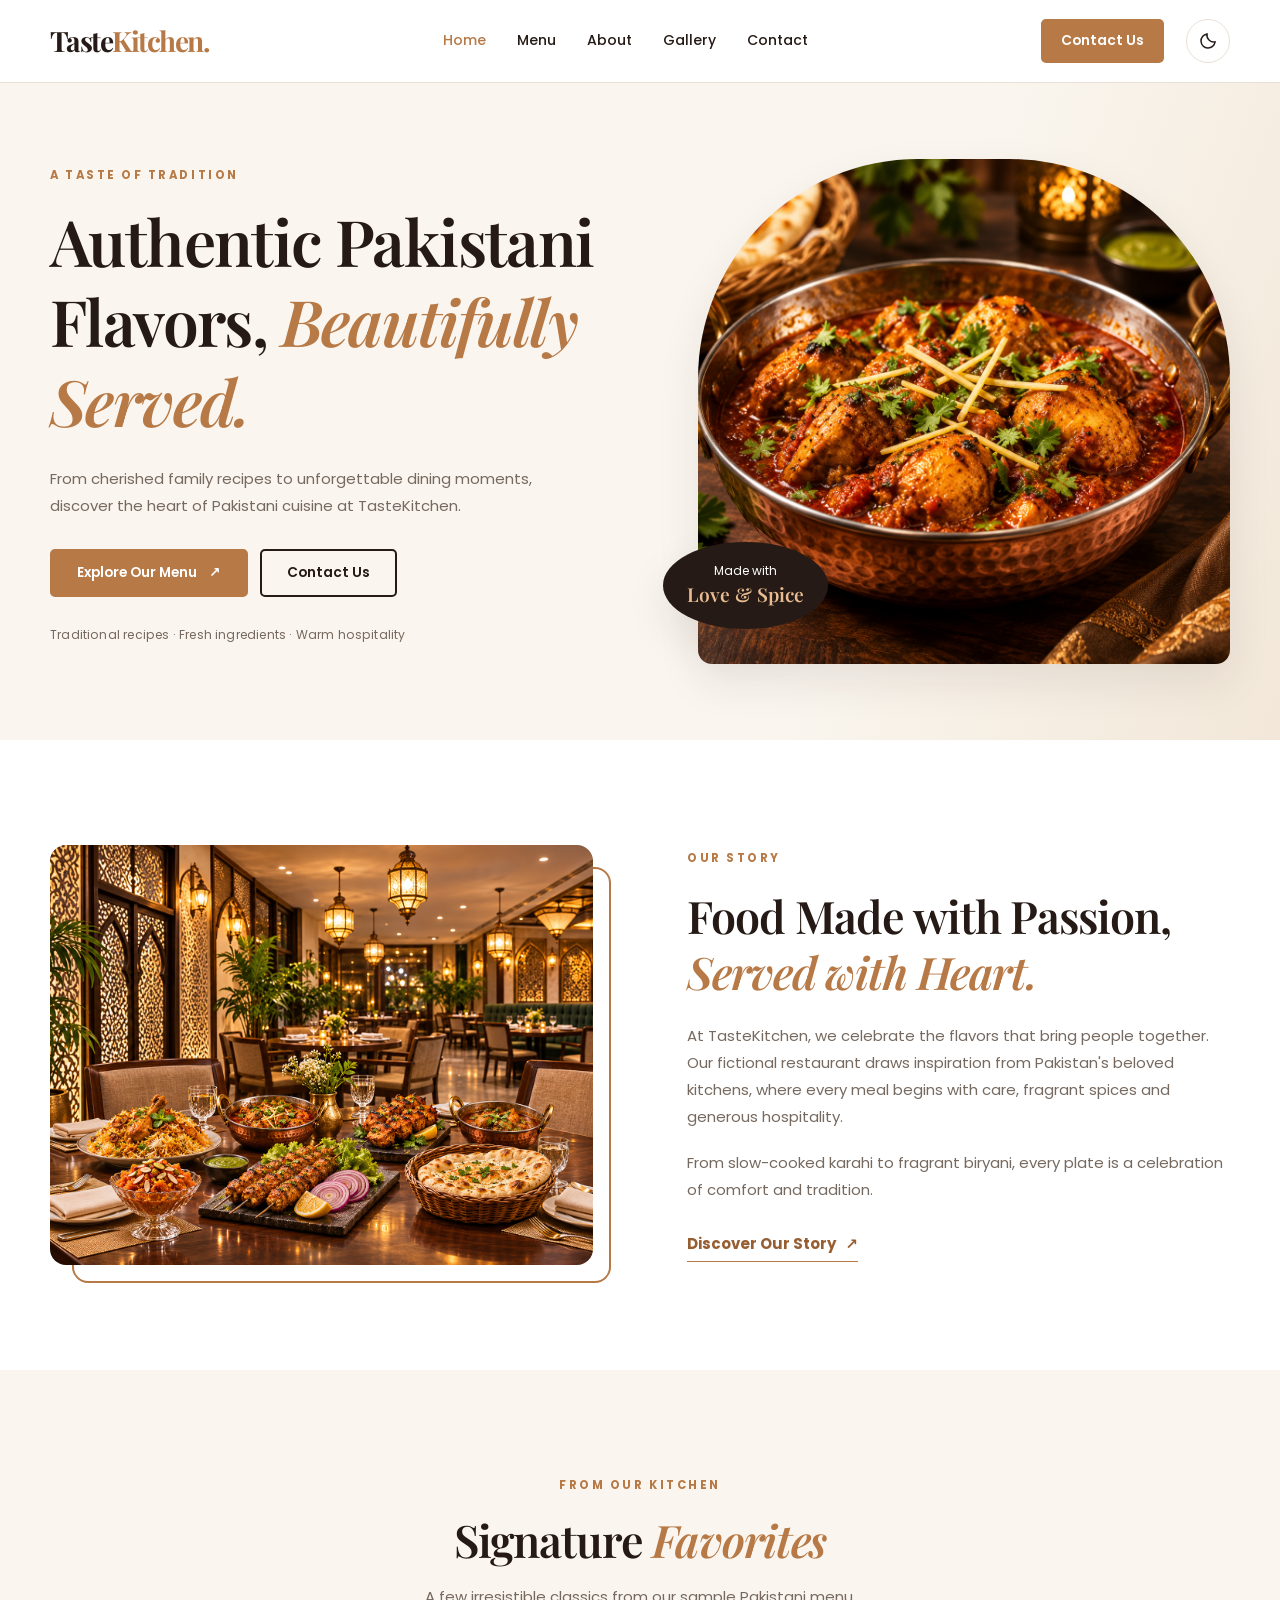
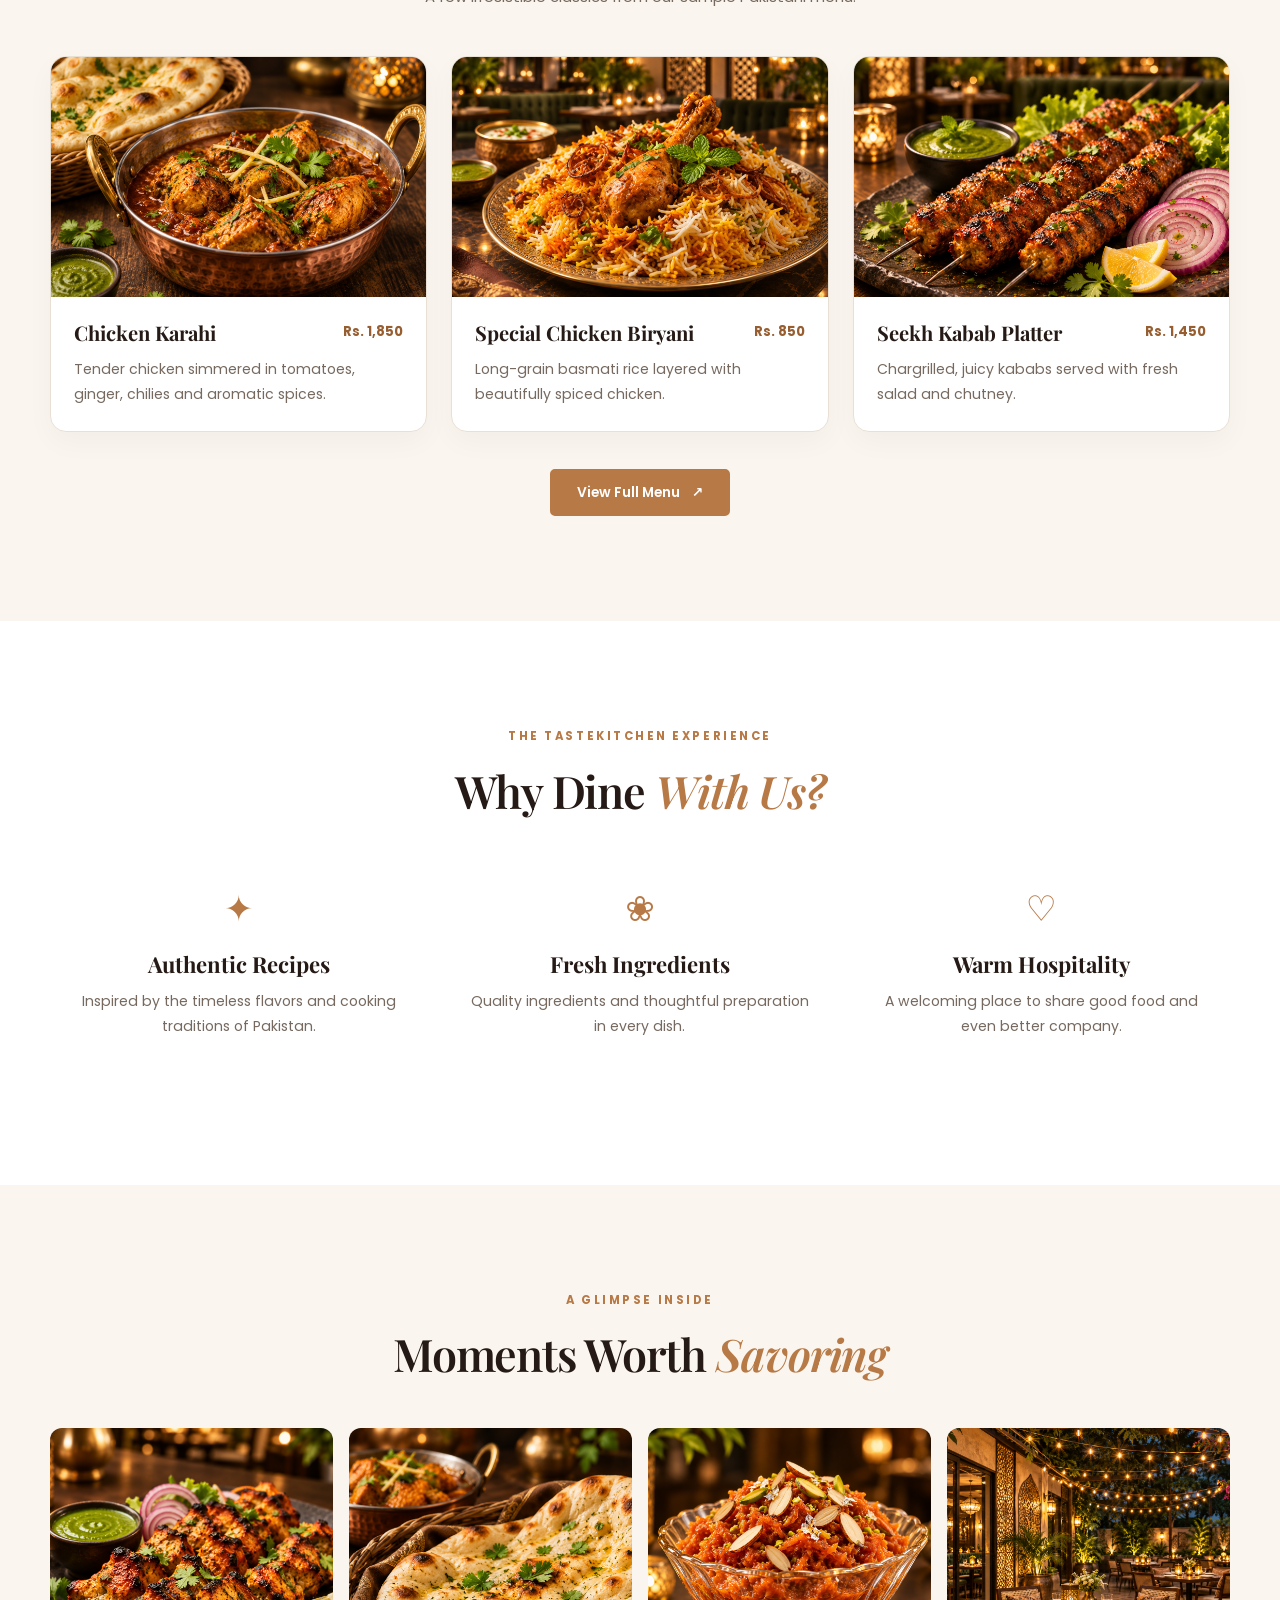
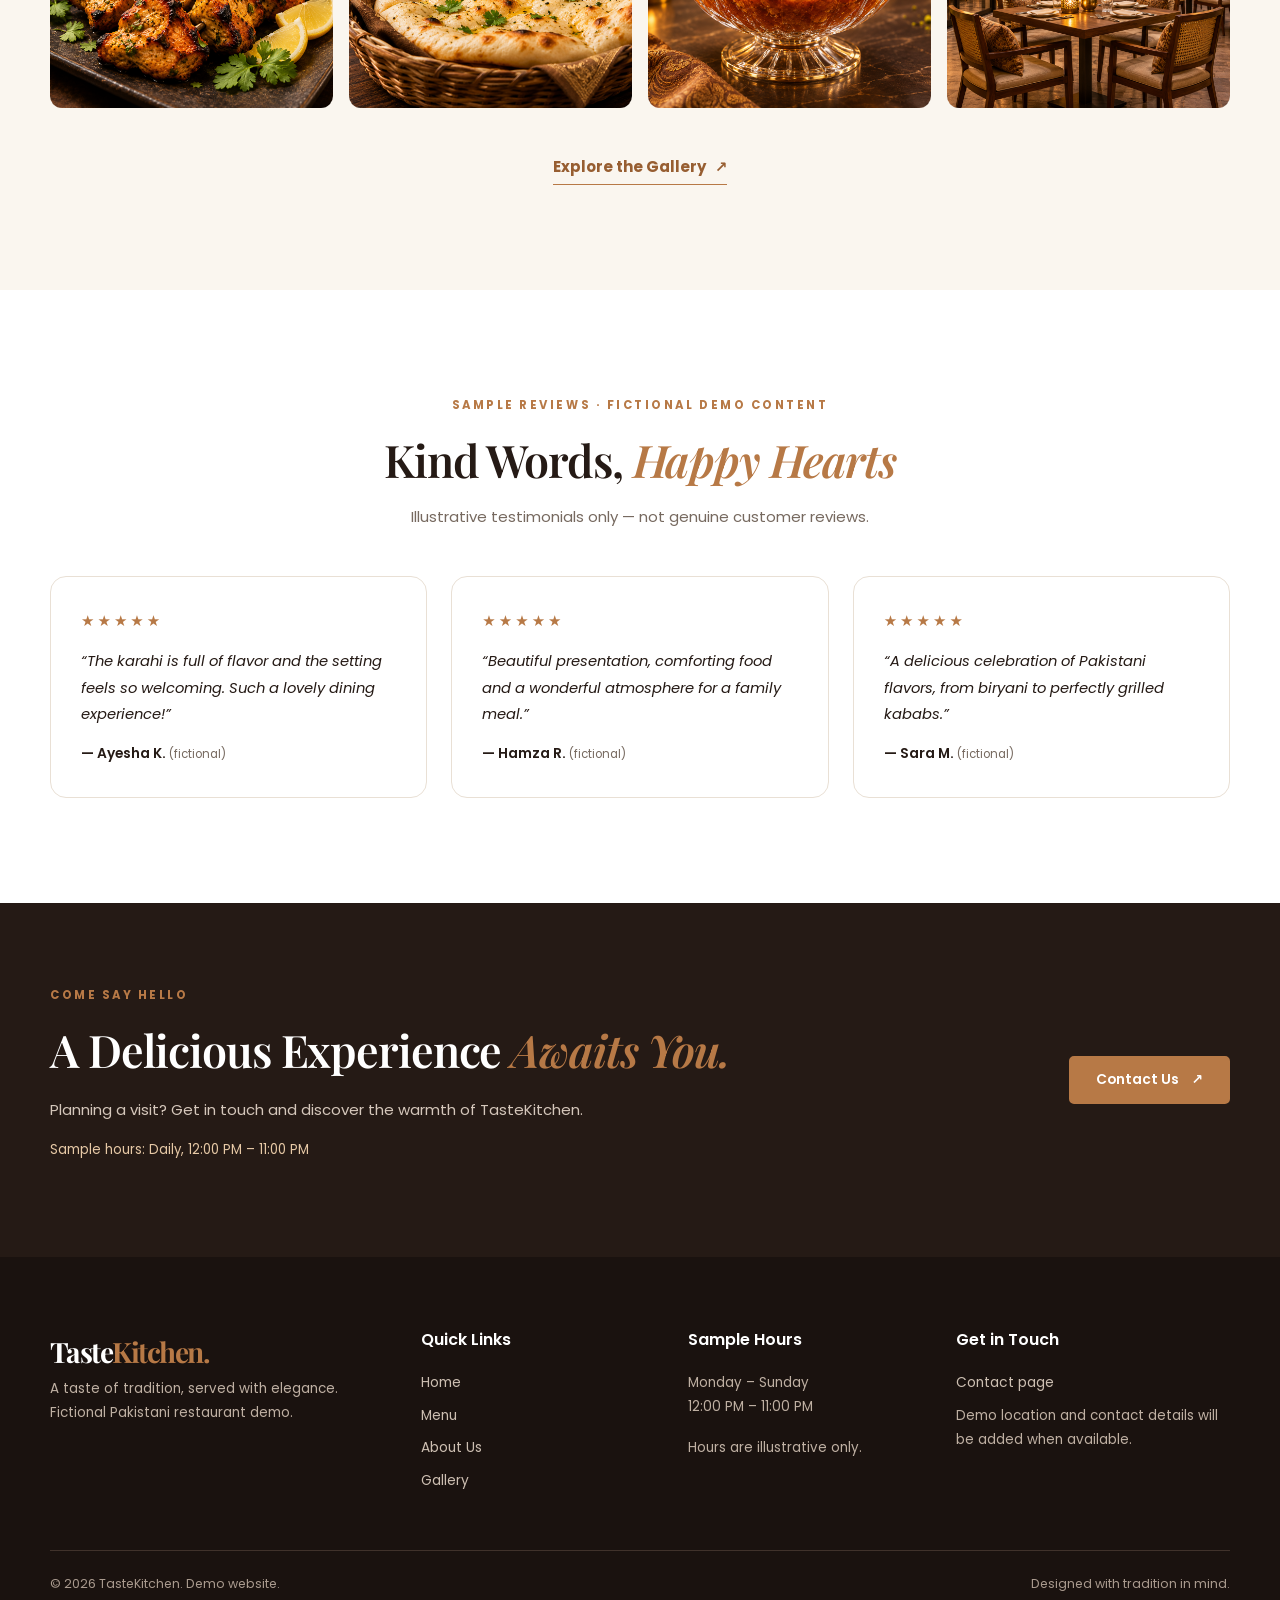
<file: index.html>
<!DOCTYPE html>
<html lang="en">
  <head>
    <meta charset="UTF-8">
    <!-- Restore the saved theme before CSS paints the page to avoid a light flash. -->
    <script>
      try {
        if (localStorage.getItem('tastekitchen-theme') === 'dark') {
          document.documentElement.classList.add('dark-theme');
        }
      } catch (error) {
        // Keep the default light theme when browser storage is blocked.
      }
    </script>
    <meta name="viewport" content="width=device-width, initial-scale=1">
    <meta name="description" content="TasteKitchen — a modern demo Pakistani restaurant serving traditional flavors with warm hospitality.">
    <meta property="og:title" content="TasteKitchen | Authentic Pakistani Flavors">
    <meta property="og:description" content="A taste of tradition, served with elegance. A demo restaurant website.">
    <meta property="og:type" content="website">
    <title>TasteKitchen | Authentic Pakistani Flavors</title>
    <link rel="preconnect" href="https://fonts.googleapis.com">
    <link rel="preconnect" href="https://fonts.gstatic.com" crossorigin>
    <link href="https://fonts.googleapis.com/css2?family=Playfair+Display:wght@500;600;700&family=Poppins:wght@400;500;600;700&display=swap" rel="stylesheet">
    <link rel="stylesheet" href="css/style.css">
    <!-- Defer waits until the HTML is ready before connecting interactive controls. -->
    <script src="js/main.js" defer></script>
  </head>
  <body>
    <a class="skip-link" href="#main">Skip to content</a>
    <!-- Header: Shared branding, navigation and theme controls appear on every page. -->
    <header class="site-header">
      <div class="container nav-wrap">
        <a class="brand" href="index.html" aria-label="TasteKitchen home">Taste<span>Kitchen.</span></a>
        <nav class="desktop-nav" aria-label="Main navigation">
          <a class="active" href="index.html">Home</a>
          <a href="menu.html">Menu</a>
          <a href="about.html">About</a>
          <a href="gallery.html">Gallery</a>
          <a href="contact.html">Contact</a>
        </nav>
        <a class="btn btn-small nav-cta" href="contact.html">Contact Us</a>
        <!-- Theme button: JavaScript reveals this control when it is ready to work. -->
        <button class="theme-toggle" type="button" aria-label="Switch to dark mode" aria-pressed="false" hidden>
          <svg class="theme-icon-moon" viewBox="0 0 24 24" width="20" height="20" fill="none" stroke="currentColor" stroke-width="1.8" aria-hidden="true" focusable="false"><path d="M20.5 13.2A8.5 8.5 0 0 1 10.8 3.5a8.5 8.5 0 1 0 9.7 9.7Z"/></svg>
          <svg class="theme-icon-sun" viewBox="0 0 24 24" width="20" height="20" fill="none" stroke="currentColor" stroke-width="1.8" aria-hidden="true" focusable="false"><circle cx="12" cy="12" r="4"/><path d="M12 2v2m0 16v2M2 12h2m16 0h2M4.9 4.9l1.4 1.4m11.4 11.4 1.4 1.4M4.9 19.1l1.4-1.4M17.7 6.3l1.4-1.4"/></svg>
        </button>
        <!-- Mobile navigation: This native disclosure works without JavaScript. -->
        <details class="mobile-menu"><summary aria-label="Toggle navigation">Menu <span aria-hidden="true">☰</span></summary>
          <nav aria-label="Mobile navigation"><a href="index.html">Home</a><a href="menu.html">Menu</a><a href="about.html">About</a><a href="gallery.html">Gallery</a><a href="contact.html">Contact</a>
          </nav>
        </details>
      </div>
    </header>
    <!-- Main content: The skip link lets keyboard users jump directly here. -->
    <main id="main">
      <!-- Hero: Introduce this page with its main heading. -->
      <section class="hero" aria-labelledby="hero-title">
        <div class="container hero-grid">
          <div class="hero-copy">
            <p class="eyebrow">A TASTE OF TRADITION</p>
            <h1 id="hero-title">Authentic Pakistani Flavors, <em>Beautifully Served.</em></h1>
            <p>From cherished family recipes to unforgettable dining moments, discover the heart of Pakistani cuisine at TasteKitchen.</p>
            <div class="button-row"><a class="btn" href="menu.html">Explore Our Menu <span aria-hidden="true">↗</span></a><a class="btn btn-outline" href="contact.html">Contact Us</a>
            </div>
            <p class="hero-note">Traditional recipes · Fresh ingredients · Warm hospitality</p>
          </div>
          <div class="hero-visual"><img src="assets/images/hero-karahi.png" width="402" height="254" alt="Rich Pakistani chicken karahi served in a copper handi alongside naan"><span class="hero-stamp">Made with<br><strong>Love & Spice</strong></span>
          </div>
        </div>
      </section>
      <!-- Story: Introduce the restaurant and link to the full story. -->
      <section class="section" id="about" aria-labelledby="about-title">
        <div class="container split-grid">
          <div class="photo-frame"><img src="assets/images/about-restaurant.png" width="405" height="254" loading="lazy" alt="Warmly lit TasteKitchen-inspired restaurant dining room">
          </div>
          <div>
            <p class="eyebrow">OUR STORY</p>
            <h2 id="about-title">Food Made with Passion, <em>Served with Heart.</em></h2>
            <p>At TasteKitchen, we celebrate the flavors that bring people together. Our fictional restaurant draws inspiration from Pakistan's beloved kitchens, where every meal begins with care, fragrant spices and generous hospitality.</p>
            <p>From slow-cooked karahi to fragrant biryani, every plate is a celebration of comfort and tradition.</p><a class="text-link" href="about.html">Discover Our Story <span aria-hidden="true">↗</span></a>
          </div>
        </div>
      </section>
      <!-- Signature dishes: Display the existing food cards and sample prices. -->
      <section class="section section-cream" id="signature" aria-labelledby="signature-title">
        <div class="container">
          <div class="section-header">
            <p class="eyebrow">FROM OUR KITCHEN</p>
            <h2 id="signature-title">Signature <em>Favorites</em></h2>
            <p>A few irresistible classics from our sample Pakistani menu.</p>
          </div>
          <div class="cards">
            <article class="dish-card"><img src="assets/images/chicken-karahi.png" width="406" height="254" loading="lazy" alt="Chicken karahi garnished with ginger and fresh coriander">
              <div class="dish-content">
                <div class="dish-top">
                  <h3>Chicken Karahi</h3><strong>Rs. 1,850</strong>
                </div>
                <p>Tender chicken simmered in tomatoes, ginger, chilies and aromatic spices.</p>
              </div>
            </article>
            <article class="dish-card"><img src="assets/images/chicken-biryani.png" width="400" height="254" loading="lazy" alt="Generous plate of fragrant Pakistani chicken biryani">
              <div class="dish-content">
                <div class="dish-top">
                  <h3>Special Chicken Biryani</h3><strong>Rs. 850</strong>
                </div>
                <p>Long-grain basmati rice layered with beautifully spiced chicken.</p>
              </div>
            </article>
            <article class="dish-card"><img src="assets/images/seekh-kabab.png" width="402" height="226" loading="lazy" alt="Grilled seekh kababs with lemon, sliced onion and green chutney">
              <div class="dish-content">
                <div class="dish-top">
                  <h3>Seekh Kabab Platter</h3><strong>Rs. 1,450</strong>
                </div>
                <p>Chargrilled, juicy kababs served with fresh salad and chutney.</p>
              </div>
            </article>
          </div>
          <div class="center-cta"><a class="btn" href="menu.html">View Full Menu <span aria-hidden="true">↗</span></a>
          </div>
        </div>
      </section>
      <!-- Features: Explain the restaurant concept in a responsive grid. -->
      <section class="section" id="why-us" aria-labelledby="why-title">
        <div class="container">
          <div class="section-header">
            <p class="eyebrow">THE TASTEKITCHEN EXPERIENCE</p>
            <h2 id="why-title">Why Dine <em>With Us?</em></h2>
          </div>
          <div class="features">
            <article>
              <div class="feature-icon" aria-hidden="true">✦</div>
              <h3>Authentic Recipes</h3>
              <p>Inspired by the timeless flavors and cooking traditions of Pakistan.</p>
            </article>
            <article>
              <div class="feature-icon" aria-hidden="true">❀</div>
              <h3>Fresh Ingredients</h3>
              <p>Quality ingredients and thoughtful preparation in every dish.</p>
            </article>
            <article>
              <div class="feature-icon" aria-hidden="true">♡</div>
              <h3>Warm Hospitality</h3>
              <p>A welcoming place to share good food and even better company.</p>
            </article>
          </div>
        </div>
      </section>
      <!-- Gallery preview: Show existing images and link to the full gallery. -->
      <section class="section section-cream" id="gallery" aria-labelledby="gallery-title">
        <div class="container">
          <div class="section-header">
            <p class="eyebrow">A GLIMPSE INSIDE</p>
            <h2 id="gallery-title">Moments Worth <em>Savoring</em></h2>
          </div>
          <div class="gallery-grid">
            <img src="assets/images/gallery-1.png" width="406" height="226" loading="lazy" alt="Grilled chicken tikka on a platter with fresh herbs">
            <img src="assets/images/gallery-2.png" width="400" height="226" loading="lazy" alt="Fresh naan bread sprinkled with herbs">
            <img src="assets/images/gallery-3.png" width="402" height="245" loading="lazy" alt="Traditional Pakistani dessert garnished with nuts">
            <img src="assets/images/gallery-4.png" width="405" height="245" loading="lazy" alt="Cozy outdoor restaurant terrace illuminated by string lights">
          </div>
          <div class="center-cta"><a class="text-link" href="gallery.html">Explore the Gallery <span aria-hidden="true">↗</span></a>
          </div>
        </div>
      </section>
      <!-- Reviews: Display fictional testimonials for this demo. -->
      <section class="section" id="reviews" aria-labelledby="reviews-title">
        <div class="container">
          <div class="section-header">
            <p class="eyebrow">SAMPLE REVIEWS · FICTIONAL DEMO CONTENT</p>
            <h2 id="reviews-title">Kind Words, <em>Happy Hearts</em></h2>
            <p>Illustrative testimonials only — not genuine customer reviews.</p>
          </div>
          <div class="reviews">
            <blockquote>
              <div class="stars" aria-label="Five illustrative stars">★★★★★</div>
              <p>“The karahi is full of flavor and the setting feels so welcoming. Such a lovely dining experience!”</p>
              <footer>— Ayesha K. <small>(fictional)</small>
              </footer>
            </blockquote>
            <blockquote>
              <div class="stars" aria-label="Five illustrative stars">★★★★★</div>
              <p>“Beautiful presentation, comforting food and a wonderful atmosphere for a family meal.”</p>
              <footer>— Hamza R. <small>(fictional)</small>
              </footer>
            </blockquote>
            <blockquote>
              <div class="stars" aria-label="Five illustrative stars">★★★★★</div>
              <p>“A delicious celebration of Pakistani flavors, from biryani to perfectly grilled kababs.”</p>
              <footer>— Sara M. <small>(fictional)</small>
              </footer>
            </blockquote>
          </div>
        </div>
      </section>
      <!-- Visit: Invite visitors to open the contact page. -->
      <section class="visit" id="visit" aria-labelledby="visit-title">
        <div class="container visit-inner">
          <div>
            <p class="eyebrow">COME SAY HELLO</p>
            <h2 id="visit-title">A Delicious Experience <em>Awaits You.</em></h2>
            <p>Planning a visit? Get in touch and discover the warmth of TasteKitchen.</p>
            <p class="hours-summary">Sample hours: Daily, 12:00 PM – 11:00 PM</p>
          </div><a class="btn" href="contact.html">Contact Us <span aria-hidden="true">↗</span></a>
        </div>
      </section>
    </main>
    <!-- Footer: Shared page links and sample restaurant details. -->
    <footer class="site-footer">
      <div class="container">
        <div class="footer-grid">
          <div><a class="brand" href="index.html">Taste<span>Kitchen.</span></a>
            <p>A taste of tradition, served with elegance. Fictional Pakistani restaurant demo.</p>
          </div>
          <div>
            <h3>Quick Links</h3><a href="index.html">Home</a><a href="menu.html">Menu</a><a href="about.html">About Us</a><a href="gallery.html">Gallery</a>
          </div>
          <div>
            <h3>Sample Hours</h3>
            <p>Monday – Sunday<br>12:00 PM – 11:00 PM</p><small>Hours are illustrative only.</small>
          </div>
          <div>
            <h3>Get in Touch</h3><a href="contact.html">Contact page</a>
            <p>Demo location and contact details will be added when available.</p>
          </div>
        </div>
        <div class="footer-bottom"><span>© 2026 TasteKitchen. Demo website.</span><span>Designed with tradition in mind.</span>
        </div>
      </div>
    </footer>
  </body>
</html>
</file>
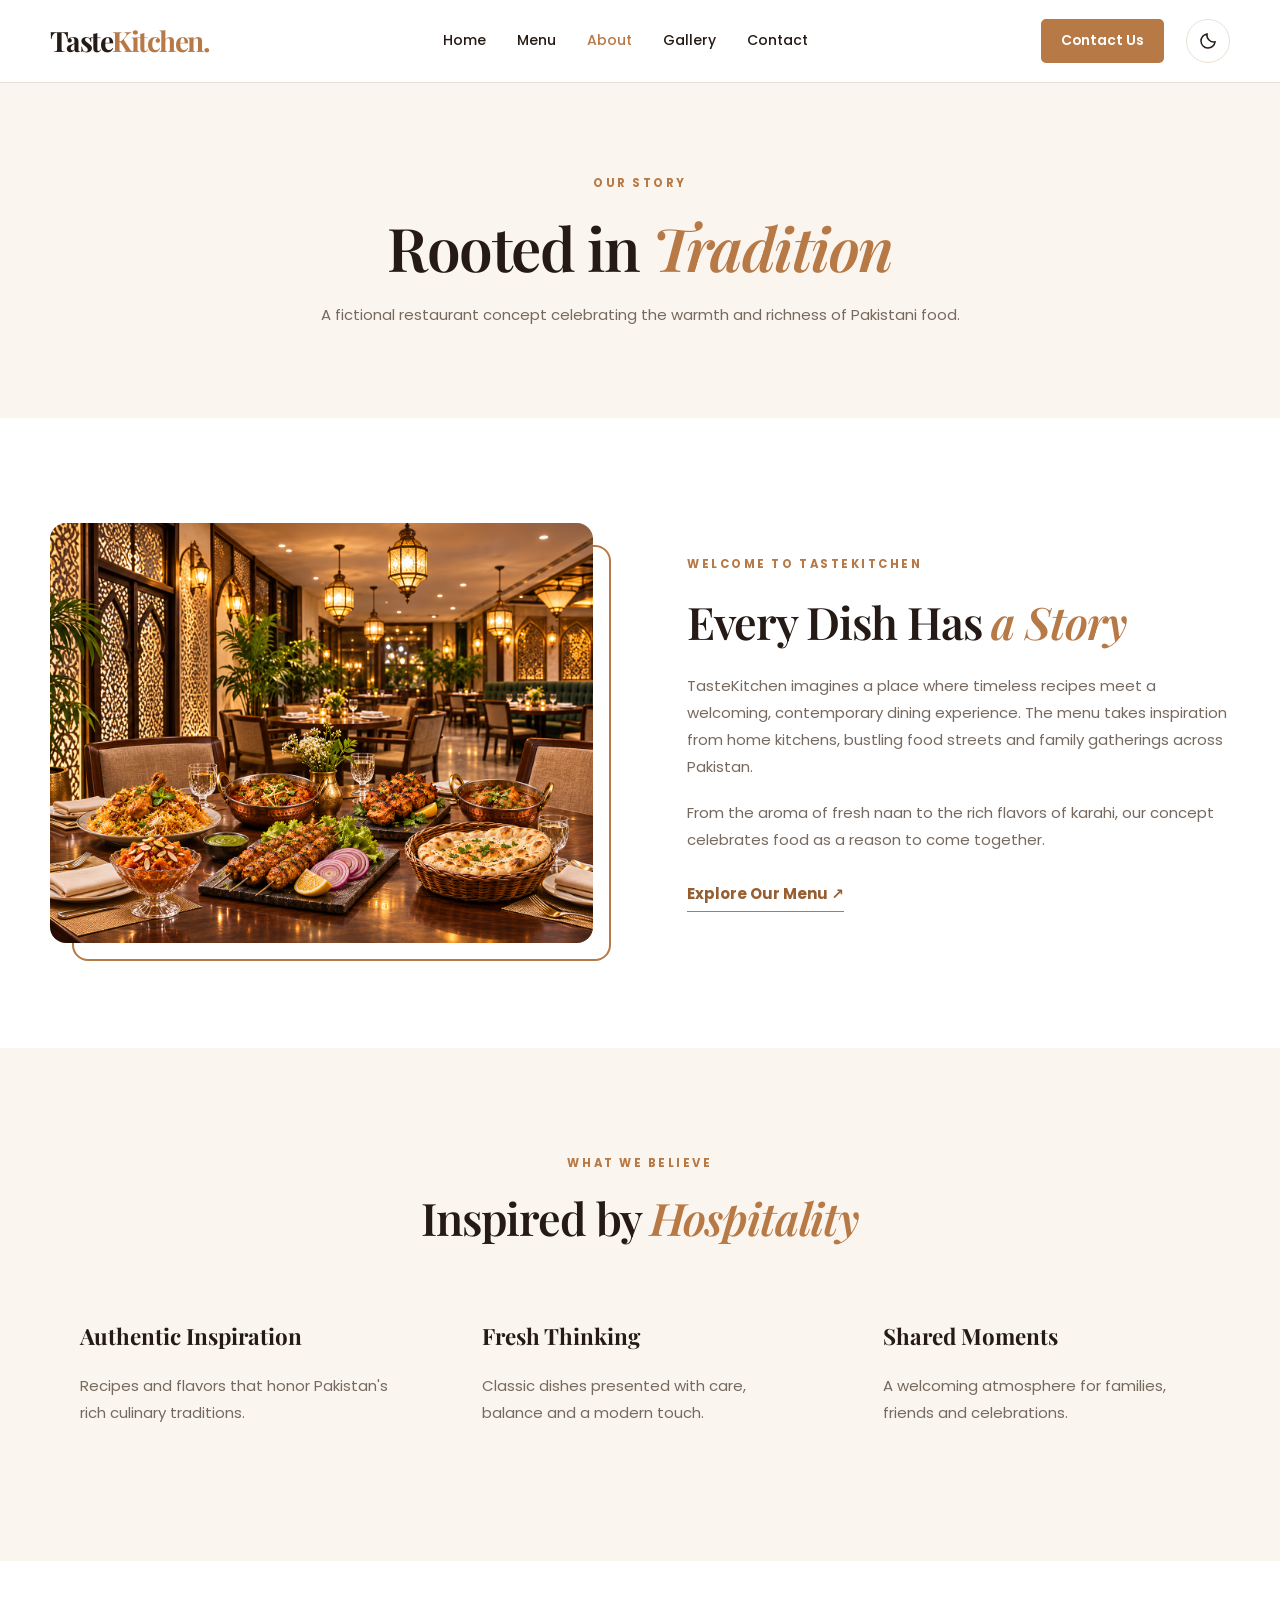
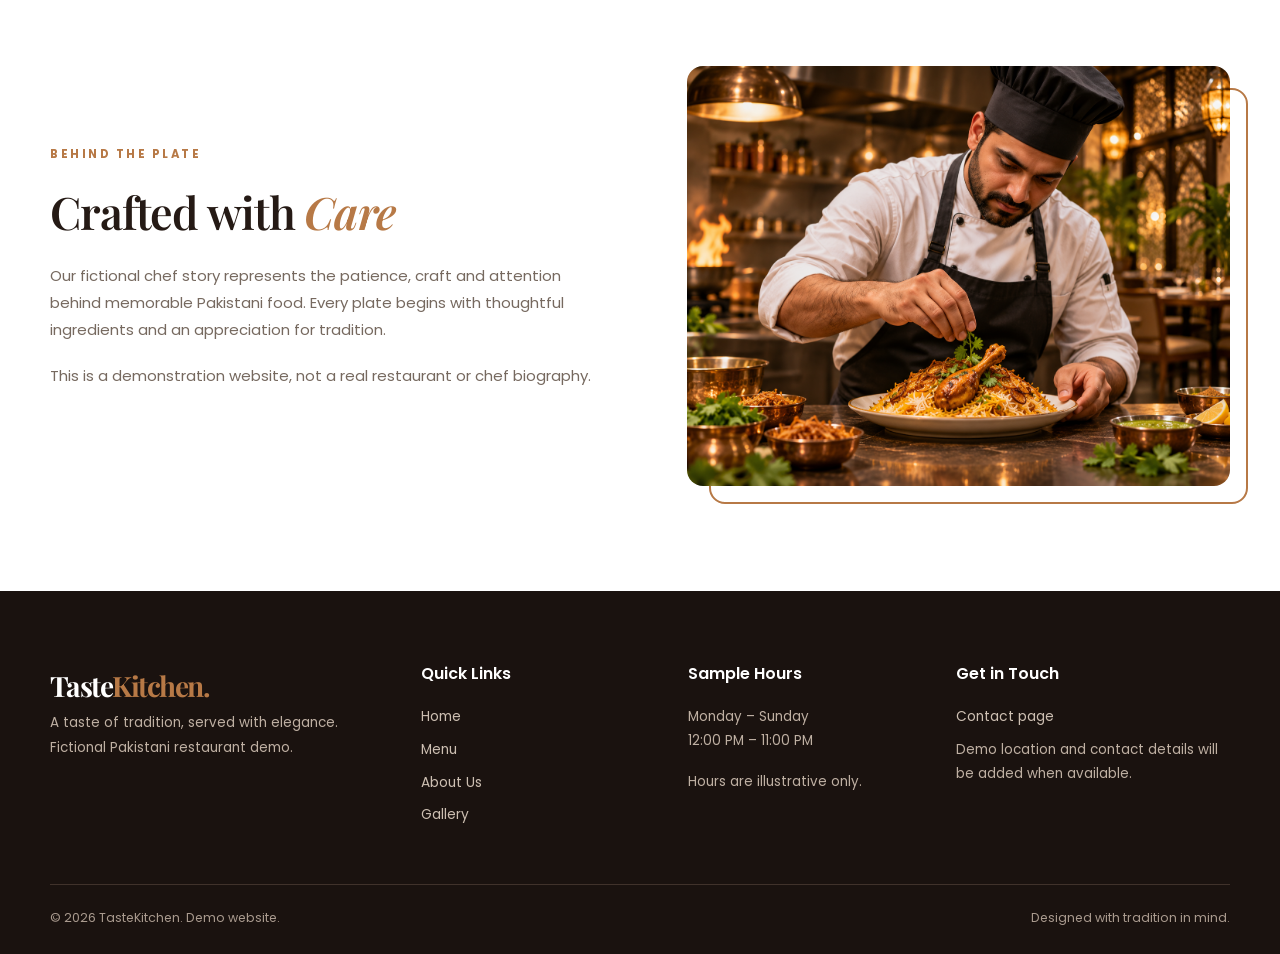
<file: about.html>
<!DOCTYPE html>
<html lang="en">
  <head>
    <meta charset="UTF-8">
    <!-- Restore the saved theme before CSS paints the page to avoid a light flash. -->
    <script>
      try {
        if (localStorage.getItem('tastekitchen-theme') === 'dark') {
          document.documentElement.classList.add('dark-theme');
        }
      } catch (error) {
        // Keep the default light theme when browser storage is blocked.
      }
    </script>
    <meta name="viewport" content="width=device-width,initial-scale=1">
    <meta name="description" content="Discover the fictional story and Pakistani culinary inspiration behind TasteKitchen.">
    <meta property="og:title" content="About Us | TasteKitchen">
    <meta property="og:description" content="Discover the fictional story and Pakistani culinary inspiration behind TasteKitchen.">
    <meta property="og:type" content="website">
    <title>About Us | TasteKitchen</title>
    <link rel="preconnect" href="https://fonts.googleapis.com">
    <link rel="preconnect" href="https://fonts.gstatic.com" crossorigin>
    <link href="https://fonts.googleapis.com/css2?family=Playfair+Display:wght@500;600;700&family=Poppins:wght@400;500;600;700&display=swap" rel="stylesheet">
    <link rel="stylesheet" href="css/style.css">
    <!-- Defer waits until the HTML is ready before connecting interactive controls. -->
    <script src="js/main.js" defer></script>
  </head>
  <body><a class="skip-link" href="#main">Skip to content</a>
    <!-- Header: Shared branding, navigation and theme controls appear on every page. -->
    <header class="site-header">
      <div class="container nav-wrap">
        <a class="brand" href="index.html" aria-label="TasteKitchen home">Taste<span>Kitchen.</span></a>
        <nav class="desktop-nav" aria-label="Main navigation">
          <a href="index.html">Home</a>
          <a href="menu.html">Menu</a>
          <a class="active" href="about.html">About</a>
          <a href="gallery.html">Gallery</a>
          <a href="contact.html">Contact</a>
        </nav>
        <a class="btn btn-small nav-cta" href="contact.html">Contact Us</a>
        <!-- Theme button: JavaScript reveals this control when it is ready to work. -->
        <button class="theme-toggle" type="button" aria-label="Switch to dark mode" aria-pressed="false" hidden>
          <svg class="theme-icon-moon" viewBox="0 0 24 24" width="20" height="20" fill="none" stroke="currentColor" stroke-width="1.8" aria-hidden="true" focusable="false"><path d="M20.5 13.2A8.5 8.5 0 0 1 10.8 3.5a8.5 8.5 0 1 0 9.7 9.7Z"/></svg>
          <svg class="theme-icon-sun" viewBox="0 0 24 24" width="20" height="20" fill="none" stroke="currentColor" stroke-width="1.8" aria-hidden="true" focusable="false"><circle cx="12" cy="12" r="4"/><path d="M12 2v2m0 16v2M2 12h2m16 0h2M4.9 4.9l1.4 1.4m11.4 11.4 1.4 1.4M4.9 19.1l1.4-1.4M17.7 6.3l1.4-1.4"/></svg>
        </button>
        <!-- Mobile navigation: This native disclosure works without JavaScript. -->
        <details class="mobile-menu"><summary aria-label="Toggle navigation">Menu <span aria-hidden="true">☰</span></summary>
          <nav aria-label="Mobile navigation"><a href="index.html">Home</a><a href="menu.html">Menu</a><a href="about.html">About</a><a href="gallery.html">Gallery</a><a href="contact.html">Contact</a>
          </nav>
        </details>
      </div>
    </header>
    <!-- Main content: The skip link lets keyboard users jump directly here. -->
    <main id="main">
      <!-- Hero: Introduce this page with its main heading. -->
      <section class="page-hero">
        <div class="container">
          <p class="eyebrow">OUR STORY</p>
          <h1>Rooted in <em>Tradition</em></h1>
          <p>A fictional restaurant concept celebrating the warmth and richness of Pakistani food.</p>
        </div>
      </section>
      <!-- Story: Describe the inspiration behind TasteKitchen. -->
      <section class="section">
        <div class="container split-grid">
          <div class="photo-frame"><img src="assets/images/about-restaurant.png" alt="Warm, lantern-lit dining room with traditional decorative details" width="397" height="248">
          </div>
          <div>
            <p class="eyebrow">WELCOME TO TASTEKITCHEN</p>
            <h2>Every Dish Has <em>a Story</em></h2>
            <p>TasteKitchen imagines a place where timeless recipes meet a welcoming, contemporary dining experience. The menu takes inspiration from home kitchens, bustling food streets and family gatherings across Pakistan.</p>
            <p>From the aroma of fresh naan to the rich flavors of karahi, our concept celebrates food as a reason to come together.</p><a class="text-link" href="menu.html">Explore Our Menu ↗</a>
          </div>
        </div>
      </section>
      <!-- Values: Introduce the ideas behind the restaurant concept. -->
      <section class="section section-cream">
        <div class="container">
          <div class="section-header">
            <p class="eyebrow">WHAT WE BELIEVE</p>
            <h2>Inspired by <em>Hospitality</em></h2>
          </div>
          <!-- Values: Arrange the restaurant principles in responsive cards. -->
          <div class="story-points">
            <article>
              <h3>Authentic Inspiration</h3>
              <p>Recipes and flavors that honor Pakistan's rich culinary traditions.</p>
            </article>
            <article>
              <h3>Fresh Thinking</h3>
              <p>Classic dishes presented with care, balance and a modern touch.</p>
            </article>
            <article>
              <h3>Shared Moments</h3>
              <p>A welcoming atmosphere for families, friends and celebrations.</p>
            </article>
          </div>
        </div>
      </section>
      <!-- Chef story: Explain the care behind the fictional food. -->
      <section class="section">
        <div class="container split-grid">
          <div>
            <p class="eyebrow">BEHIND THE PLATE</p>
            <h2>Crafted with <em>Care</em></h2>
            <p>Our fictional chef story represents the patience, craft and attention behind memorable Pakistani food. Every plate begins with thoughtful ingredients and an appreciation for tradition.</p>
            <p>This is a demonstration website, not a real restaurant or chef biography.</p>
          </div>
          <div class="photo-frame"><img src="assets/images/chef-preparing.png" alt="Chef carefully garnishing a prepared dish in a professional kitchen" width="394" height="242" loading="lazy">
          </div>
        </div>
      </section>
    </main>
    <!-- Footer: Shared page links and sample restaurant details. -->
    <footer class="site-footer">
      <div class="container">
        <div class="footer-grid">
          <div><a class="brand" href="index.html">Taste<span>Kitchen.</span></a>
            <p>A taste of tradition, served with elegance. Fictional Pakistani restaurant demo.</p>
          </div>
          <div>
            <h3>Quick Links</h3><a href="index.html">Home</a><a href="menu.html">Menu</a><a href="about.html">About Us</a><a href="gallery.html">Gallery</a>
          </div>
          <div>
            <h3>Sample Hours</h3>
            <p>Monday – Sunday<br>12:00 PM – 11:00 PM</p><small>Hours are illustrative only.</small>
          </div>
          <div>
            <h3>Get in Touch</h3><a href="contact.html">Contact page</a>
            <p>Demo location and contact details will be added when available.</p>
          </div>
        </div>
        <div class="footer-bottom"><span>© 2026 TasteKitchen. Demo website.</span><span>Designed with tradition in mind.</span>
        </div>
      </div>
    </footer>
  </body>
</html>
</file>
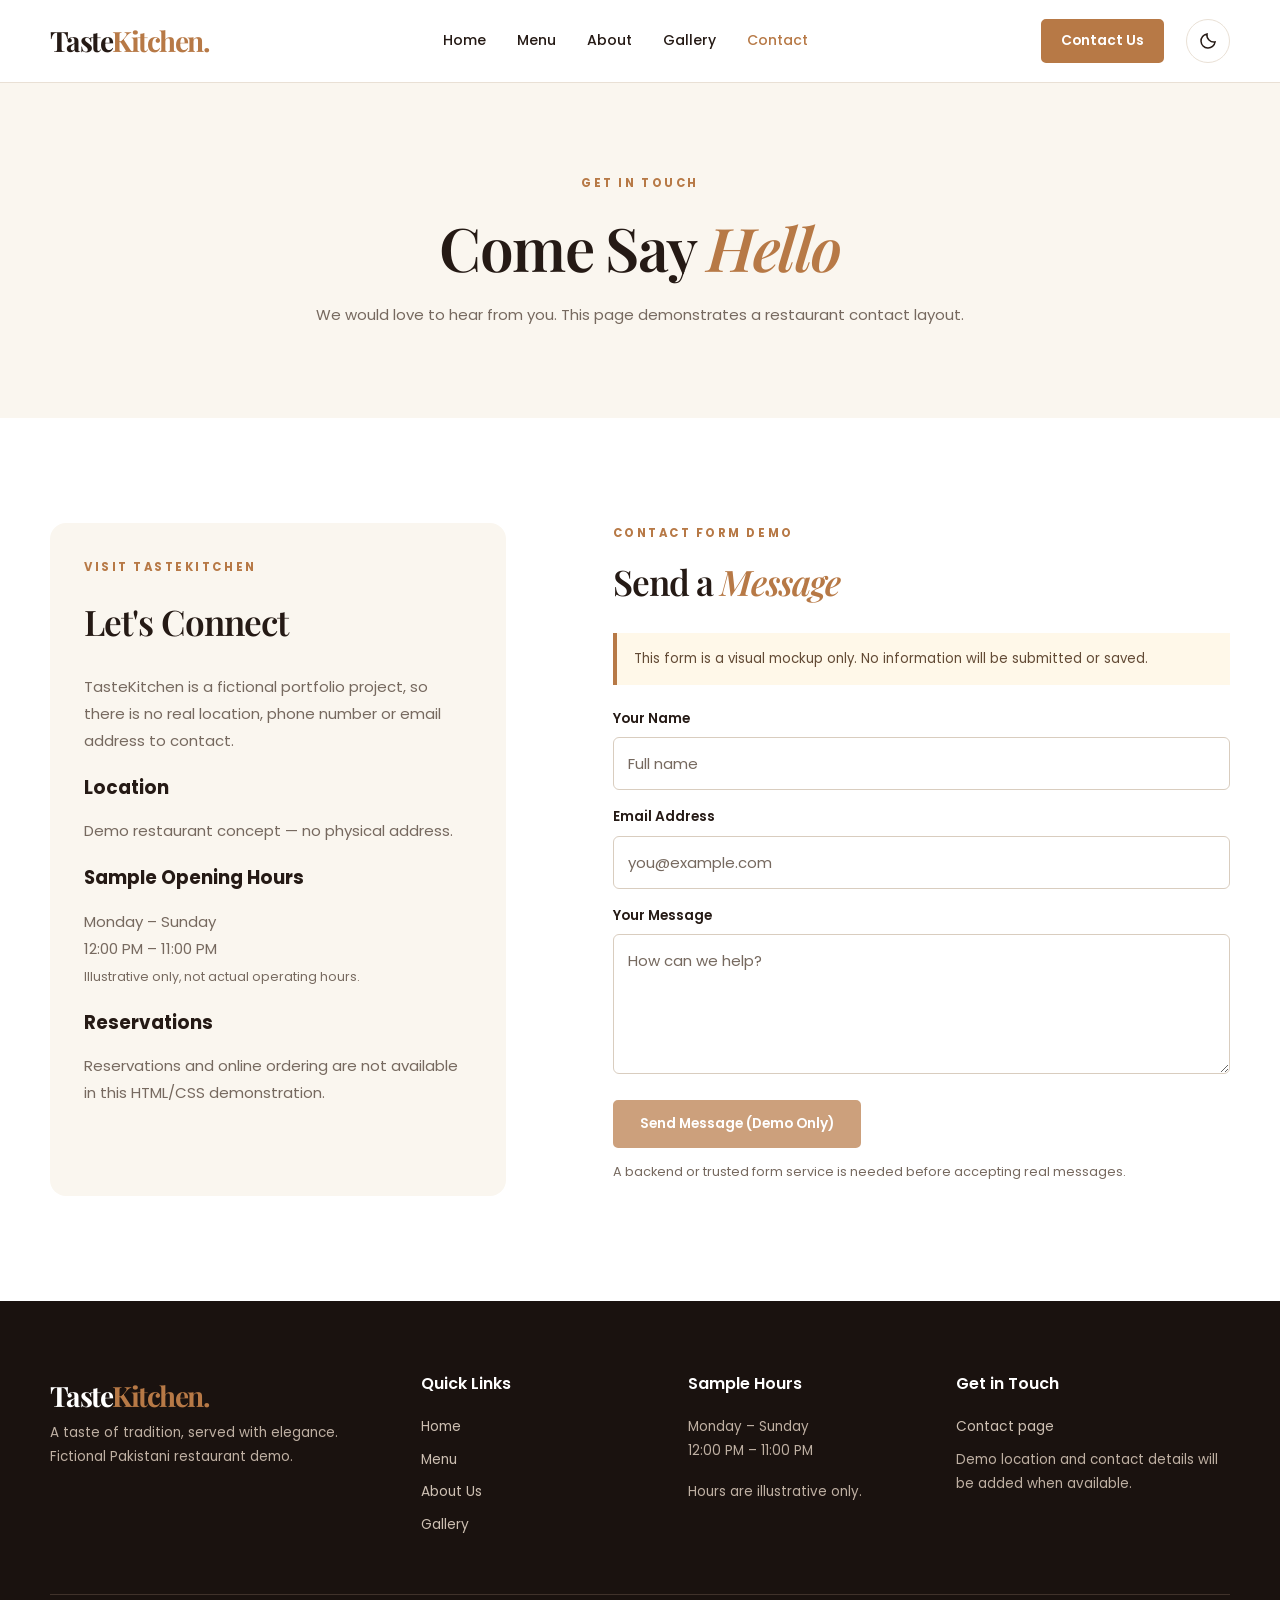
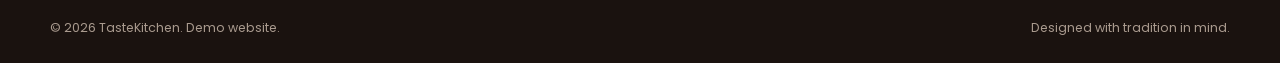
<file: contact.html>
<!DOCTYPE html>
<html lang="en">
  <head>
    <meta charset="UTF-8">
    <!-- Restore the saved theme before CSS paints the page to avoid a light flash. -->
    <script>
      try {
        if (localStorage.getItem('tastekitchen-theme') === 'dark') {
          document.documentElement.classList.add('dark-theme');
        }
      } catch (error) {
        // Keep the default light theme when browser storage is blocked.
      }
    </script>
    <meta name="viewport" content="width=device-width,initial-scale=1">
    <meta name="description" content="View the sample contact page and opening hours for the fictional TasteKitchen restaurant.">
    <meta property="og:title" content="Contact | TasteKitchen">
    <meta property="og:description" content="View the sample contact page and opening hours for the fictional TasteKitchen restaurant.">
    <meta property="og:type" content="website">
    <title>Contact | TasteKitchen</title>
    <link rel="preconnect" href="https://fonts.googleapis.com">
    <link rel="preconnect" href="https://fonts.gstatic.com" crossorigin>
    <link href="https://fonts.googleapis.com/css2?family=Playfair+Display:wght@500;600;700&family=Poppins:wght@400;500;600;700&display=swap" rel="stylesheet">
    <link rel="stylesheet" href="css/style.css">
    <!-- Defer waits until the HTML is ready before connecting interactive controls. -->
    <script src="js/main.js" defer></script>
  </head>
  <body><a class="skip-link" href="#main">Skip to content</a>
    <!-- Header: Shared branding, navigation and theme controls appear on every page. -->
    <header class="site-header">
      <div class="container nav-wrap">
        <a class="brand" href="index.html" aria-label="TasteKitchen home">Taste<span>Kitchen.</span></a>
        <nav class="desktop-nav" aria-label="Main navigation">
          <a href="index.html">Home</a>
          <a href="menu.html">Menu</a>
          <a href="about.html">About</a>
          <a href="gallery.html">Gallery</a>
          <a class="active" href="contact.html">Contact</a>
        </nav>
        <a class="btn btn-small nav-cta" href="contact.html">Contact Us</a>
        <!-- Theme button: JavaScript reveals this control when it is ready to work. -->
        <button class="theme-toggle" type="button" aria-label="Switch to dark mode" aria-pressed="false" hidden>
          <svg class="theme-icon-moon" viewBox="0 0 24 24" width="20" height="20" fill="none" stroke="currentColor" stroke-width="1.8" aria-hidden="true" focusable="false"><path d="M20.5 13.2A8.5 8.5 0 0 1 10.8 3.5a8.5 8.5 0 1 0 9.7 9.7Z"/></svg>
          <svg class="theme-icon-sun" viewBox="0 0 24 24" width="20" height="20" fill="none" stroke="currentColor" stroke-width="1.8" aria-hidden="true" focusable="false"><circle cx="12" cy="12" r="4"/><path d="M12 2v2m0 16v2M2 12h2m16 0h2M4.9 4.9l1.4 1.4m11.4 11.4 1.4 1.4M4.9 19.1l1.4-1.4M17.7 6.3l1.4-1.4"/></svg>
        </button>
        <!-- Mobile navigation: This native disclosure works without JavaScript. -->
        <details class="mobile-menu"><summary aria-label="Toggle navigation">Menu <span aria-hidden="true">☰</span></summary>
          <nav aria-label="Mobile navigation"><a href="index.html">Home</a><a href="menu.html">Menu</a><a href="about.html">About</a><a href="gallery.html">Gallery</a><a href="contact.html">Contact</a>
          </nav>
        </details>
      </div>
    </header>
    <!-- Main content: The skip link lets keyboard users jump directly here. -->
    <main id="main">
      <!-- Hero: Introduce this page with its main heading. -->
      <section class="page-hero">
        <div class="container">
          <p class="eyebrow">GET IN TOUCH</p>
          <h1>Come Say <em>Hello</em></h1>
          <p>We would love to hear from you. This page demonstrates a restaurant contact layout.</p>
        </div>
      </section>
      <section class="section">
        <div class="container contact-grid">
          <aside class="contact-details">
            <p class="eyebrow">VISIT TASTEKITCHEN</p>
            <h2>Let's Connect</h2>
            <p>TasteKitchen is a fictional portfolio project, so there is no real location, phone number or email address to contact.</p>
            <h3>Location</h3>
            <p>Demo restaurant concept — no physical address.</p>
            <h3>Sample Opening Hours</h3>
            <p>Monday – Sunday<br>12:00 PM – 11:00 PM<br><small>Illustrative only, not actual operating hours.</small></p>
            <h3>Reservations</h3>
            <p>Reservations and online ordering are not available in this HTML/CSS demonstration.</p>
          </aside>
          <div class="contact-form">
            <p class="eyebrow">CONTACT FORM DEMO</p>
            <h2>Send a <em>Message</em></h2>
            <p class="notice">This form is a visual mockup only. No information will be submitted or saved.</p>
            <!-- Demo form: Fields remain disabled and no messages are sent. -->
            <form action="#" method="get" aria-label="Contact form demonstration">
              <label for="name">Your Name</label>
              <input id="name" type="text" placeholder="Full name" disabled>
              <label for="email">Email Address</label>
              <input id="email" type="email" placeholder="you@example.com" disabled>
              <label for="message">Your Message</label>
              <textarea id="message" placeholder="How can we help?" disabled></textarea><button class="btn" type="button" disabled>Send Message (Demo Only)</button>
            </form>
            <p class="muted-note">A backend or trusted form service is needed before accepting real messages.</p>
          </div>
        </div>
      </section>
    </main>
    <!-- Footer: Shared page links and sample restaurant details. -->
    <footer class="site-footer">
      <div class="container">
        <div class="footer-grid">
          <div><a class="brand" href="index.html">Taste<span>Kitchen.</span></a>
            <p>A taste of tradition, served with elegance. Fictional Pakistani restaurant demo.</p>
          </div>
          <div>
            <h3>Quick Links</h3><a href="index.html">Home</a><a href="menu.html">Menu</a><a href="about.html">About Us</a><a href="gallery.html">Gallery</a>
          </div>
          <div>
            <h3>Sample Hours</h3>
            <p>Monday – Sunday<br>12:00 PM – 11:00 PM</p><small>Hours are illustrative only.</small>
          </div>
          <div>
            <h3>Get in Touch</h3><a href="contact.html">Contact page</a>
            <p>Demo location and contact details will be added when available.</p>
          </div>
        </div>
        <div class="footer-bottom"><span>© 2026 TasteKitchen. Demo website.</span><span>Designed with tradition in mind.</span>
        </div>
      </div>
    </footer>
  </body>
</html>
</file>
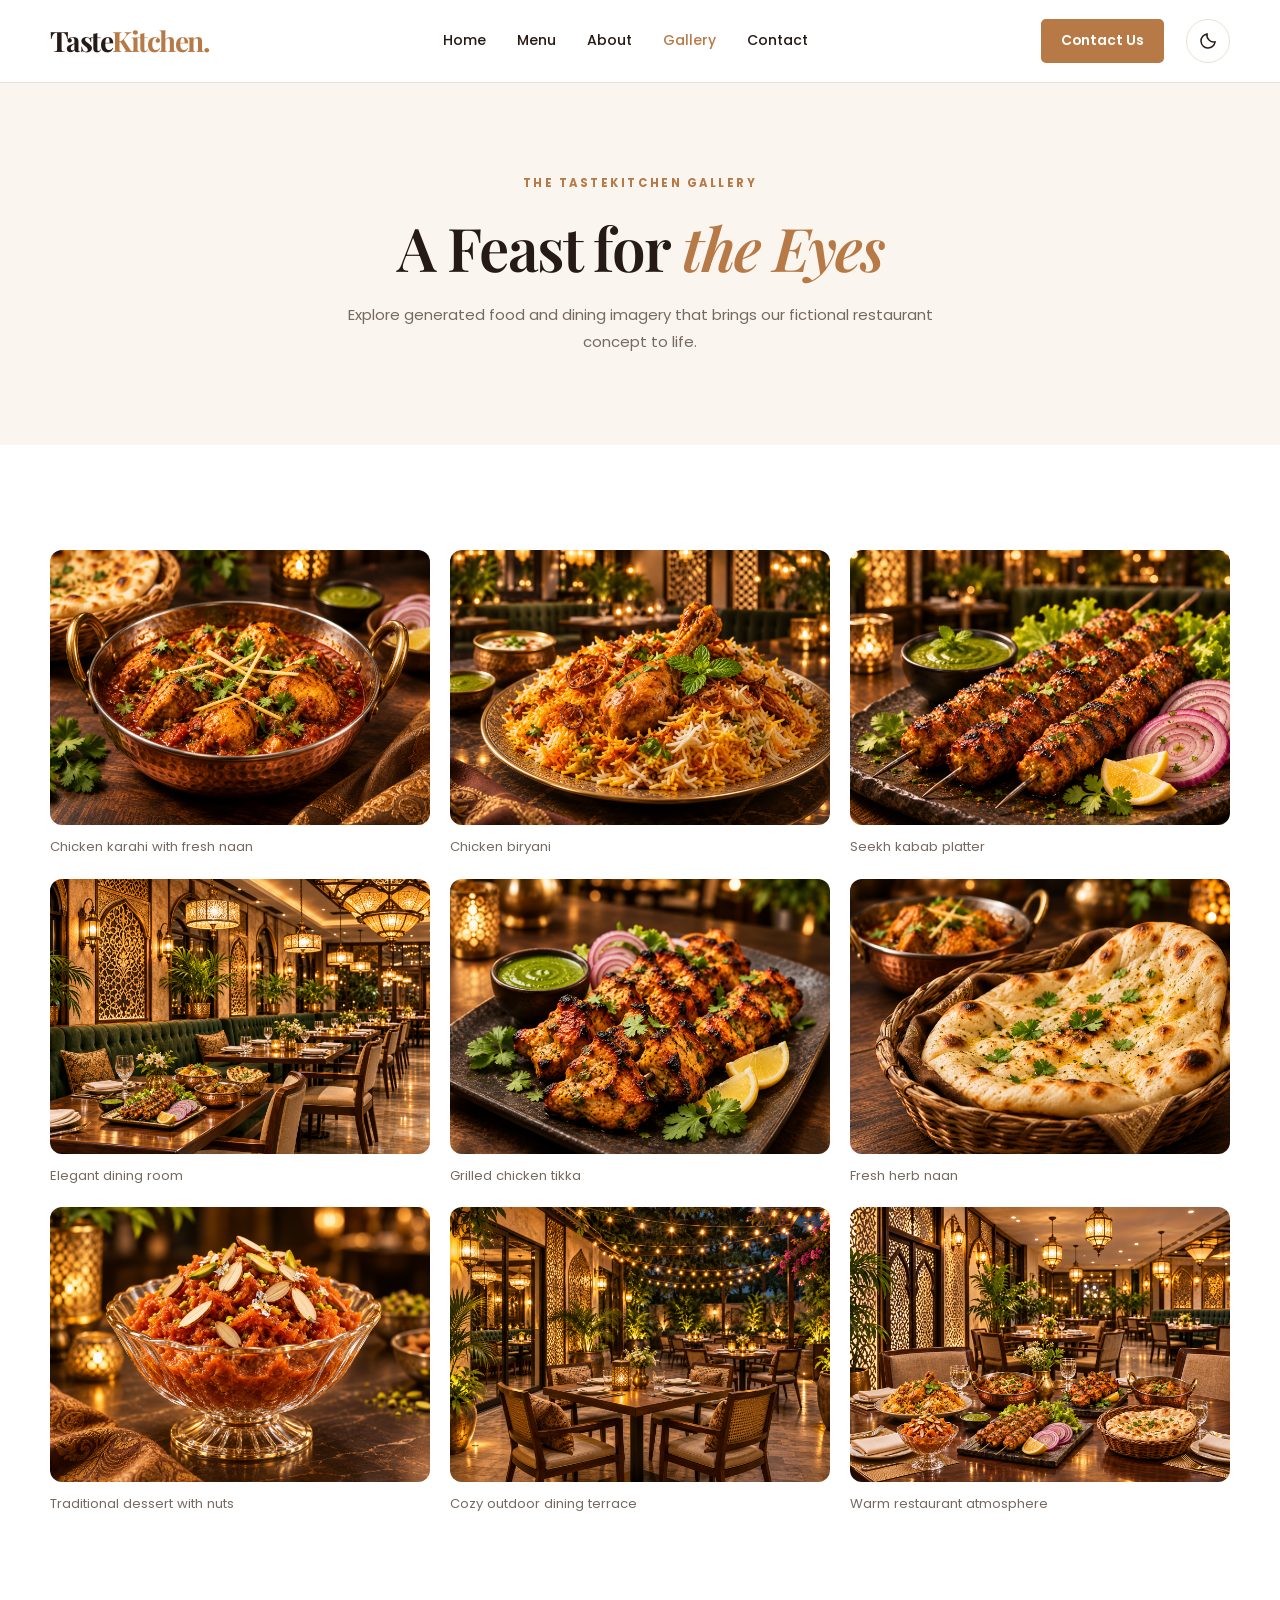
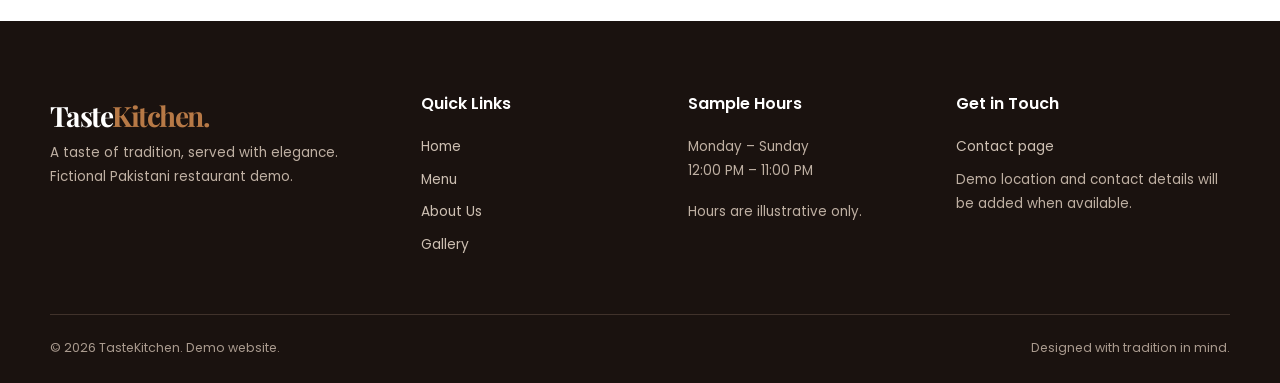
<file: gallery.html>
<!DOCTYPE html>
<html lang="en">
  <head>
    <meta charset="UTF-8">
    <!-- Restore the saved theme before CSS paints the page to avoid a light flash. -->
    <script>
      try {
        if (localStorage.getItem('tastekitchen-theme') === 'dark') {
          document.documentElement.classList.add('dark-theme');
        }
      } catch (error) {
        // Keep the default light theme when browser storage is blocked.
      }
    </script>
    <meta name="viewport" content="width=device-width,initial-scale=1">
    <meta name="description" content="Browse generated Pakistani food photography and elegant dining scenes for TasteKitchen.">
    <meta property="og:title" content="Gallery | TasteKitchen">
    <meta property="og:description" content="Browse generated Pakistani food photography and elegant dining scenes for TasteKitchen.">
    <meta property="og:type" content="website">
    <title>Gallery | TasteKitchen</title>
    <link rel="preconnect" href="https://fonts.googleapis.com">
    <link rel="preconnect" href="https://fonts.gstatic.com" crossorigin>
    <link href="https://fonts.googleapis.com/css2?family=Playfair+Display:wght@500;600;700&family=Poppins:wght@400;500;600;700&display=swap" rel="stylesheet">
    <link rel="stylesheet" href="css/style.css">
    <!-- Defer waits until the HTML is ready before connecting interactive controls. -->
    <script src="js/main.js" defer></script>
  </head>
  <body><a class="skip-link" href="#main">Skip to content</a>
    <!-- Header: Shared branding, navigation and theme controls appear on every page. -->
    <header class="site-header">
      <div class="container nav-wrap">
        <a class="brand" href="index.html" aria-label="TasteKitchen home">Taste<span>Kitchen.</span></a>
        <nav class="desktop-nav" aria-label="Main navigation">
          <a href="index.html">Home</a>
          <a href="menu.html">Menu</a>
          <a href="about.html">About</a>
          <a class="active" href="gallery.html">Gallery</a>
          <a href="contact.html">Contact</a>
        </nav>
        <a class="btn btn-small nav-cta" href="contact.html">Contact Us</a>
        <!-- Theme button: JavaScript reveals this control when it is ready to work. -->
        <button class="theme-toggle" type="button" aria-label="Switch to dark mode" aria-pressed="false" hidden>
          <svg class="theme-icon-moon" viewBox="0 0 24 24" width="20" height="20" fill="none" stroke="currentColor" stroke-width="1.8" aria-hidden="true" focusable="false"><path d="M20.5 13.2A8.5 8.5 0 0 1 10.8 3.5a8.5 8.5 0 1 0 9.7 9.7Z"/></svg>
          <svg class="theme-icon-sun" viewBox="0 0 24 24" width="20" height="20" fill="none" stroke="currentColor" stroke-width="1.8" aria-hidden="true" focusable="false"><circle cx="12" cy="12" r="4"/><path d="M12 2v2m0 16v2M2 12h2m16 0h2M4.9 4.9l1.4 1.4m11.4 11.4 1.4 1.4M4.9 19.1l1.4-1.4M17.7 6.3l1.4-1.4"/></svg>
        </button>
        <!-- Mobile navigation: This native disclosure works without JavaScript. -->
        <details class="mobile-menu"><summary aria-label="Toggle navigation">Menu <span aria-hidden="true">☰</span></summary>
          <nav aria-label="Mobile navigation"><a href="index.html">Home</a><a href="menu.html">Menu</a><a href="about.html">About</a><a href="gallery.html">Gallery</a><a href="contact.html">Contact</a>
          </nav>
        </details>
      </div>
    </header>
    <!-- Main content: The skip link lets keyboard users jump directly here. -->
    <main id="main">
      <!-- Hero: Introduce this page with its main heading. -->
      <section class="page-hero">
        <div class="container">
          <p class="eyebrow">THE TASTEKITCHEN GALLERY</p>
          <h1>A Feast for <em>the Eyes</em></h1>
          <p>Explore generated food and dining imagery that brings our fictional restaurant concept to life.</p>
        </div>
      </section>
      <section class="section">
        <div class="container">
          <!-- Gallery: Images and captions stay visible even without JavaScript. -->
          <div class="gallery-page-grid">
            <figure><img src="assets/images/hero-karahi.png" alt="Chicken karahi with fresh naan" width="396" height="245" loading="lazy">
              <figcaption>Chicken karahi with fresh naan</figcaption>
            </figure>
            <figure><img src="assets/images/chicken-biryani.png" alt="Chicken biryani" width="396" height="245" loading="lazy">
              <figcaption>Chicken biryani</figcaption>
            </figure>
            <figure><img src="assets/images/seekh-kabab.png" alt="Seekh kabab platter" width="396" height="245" loading="lazy">
              <figcaption>Seekh kabab platter</figcaption>
            </figure>
            <figure><img src="assets/images/restaurant-interior.png" alt="Elegant dining room" width="396" height="245" loading="lazy">
              <figcaption>Elegant dining room</figcaption>
            </figure>
            <figure><img src="assets/images/gallery-1.png" alt="Grilled chicken tikka" width="396" height="245" loading="lazy">
              <figcaption>Grilled chicken tikka</figcaption>
            </figure>
            <figure><img src="assets/images/gallery-2.png" alt="Fresh herb naan" width="396" height="245" loading="lazy">
              <figcaption>Fresh herb naan</figcaption>
            </figure>
            <figure><img src="assets/images/gallery-3.png" alt="Traditional dessert with nuts" width="396" height="245" loading="lazy">
              <figcaption>Traditional dessert with nuts</figcaption>
            </figure>
            <figure><img src="assets/images/gallery-4.png" alt="Cozy outdoor dining terrace" width="396" height="245" loading="lazy">
              <figcaption>Cozy outdoor dining terrace</figcaption>
            </figure>
            <figure><img src="assets/images/about-restaurant.png" alt="Warm restaurant atmosphere" width="396" height="245" loading="lazy">
              <figcaption>Warm restaurant atmosphere</figcaption>
            </figure>
          </div>
        </div>
      </section>
    </main>
    <!-- Lightbox: Native dialog provides modal focus handling and Escape support. -->
    <dialog class="gallery-lightbox" id="gallery-lightbox" aria-label="Gallery image viewer" aria-describedby="lightbox-caption">
      <div class="lightbox-toolbar"><span class="lightbox-position" role="status" aria-live="polite" aria-atomic="true"></span><button type="button" class="lightbox-close" autofocus>Close <span aria-hidden="true">&times;</span></button>
      </div>
      <figure class="lightbox-figure"><img class="lightbox-image" alt="">
        <figcaption id="lightbox-caption"></figcaption>
      </figure>
      <div class="lightbox-navigation"><button type="button" class="lightbox-previous">&larr; Previous</button><button type="button" class="lightbox-next">Next &rarr;</button>
      </div>
    </dialog>
    <!-- Footer: Shared page links and sample restaurant details. -->
    <footer class="site-footer">
      <div class="container">
        <div class="footer-grid">
          <div><a class="brand" href="index.html">Taste<span>Kitchen.</span></a>
            <p>A taste of tradition, served with elegance. Fictional Pakistani restaurant demo.</p>
          </div>
          <div>
            <h3>Quick Links</h3><a href="index.html">Home</a><a href="menu.html">Menu</a><a href="about.html">About Us</a><a href="gallery.html">Gallery</a>
          </div>
          <div>
            <h3>Sample Hours</h3>
            <p>Monday – Sunday<br>12:00 PM – 11:00 PM</p><small>Hours are illustrative only.</small>
          </div>
          <div>
            <h3>Get in Touch</h3><a href="contact.html">Contact page</a>
            <p>Demo location and contact details will be added when available.</p>
          </div>
        </div>
        <div class="footer-bottom"><span>© 2026 TasteKitchen. Demo website.</span><span>Designed with tradition in mind.</span>
        </div>
      </div>
    </footer>
  </body>
</html>
</file>
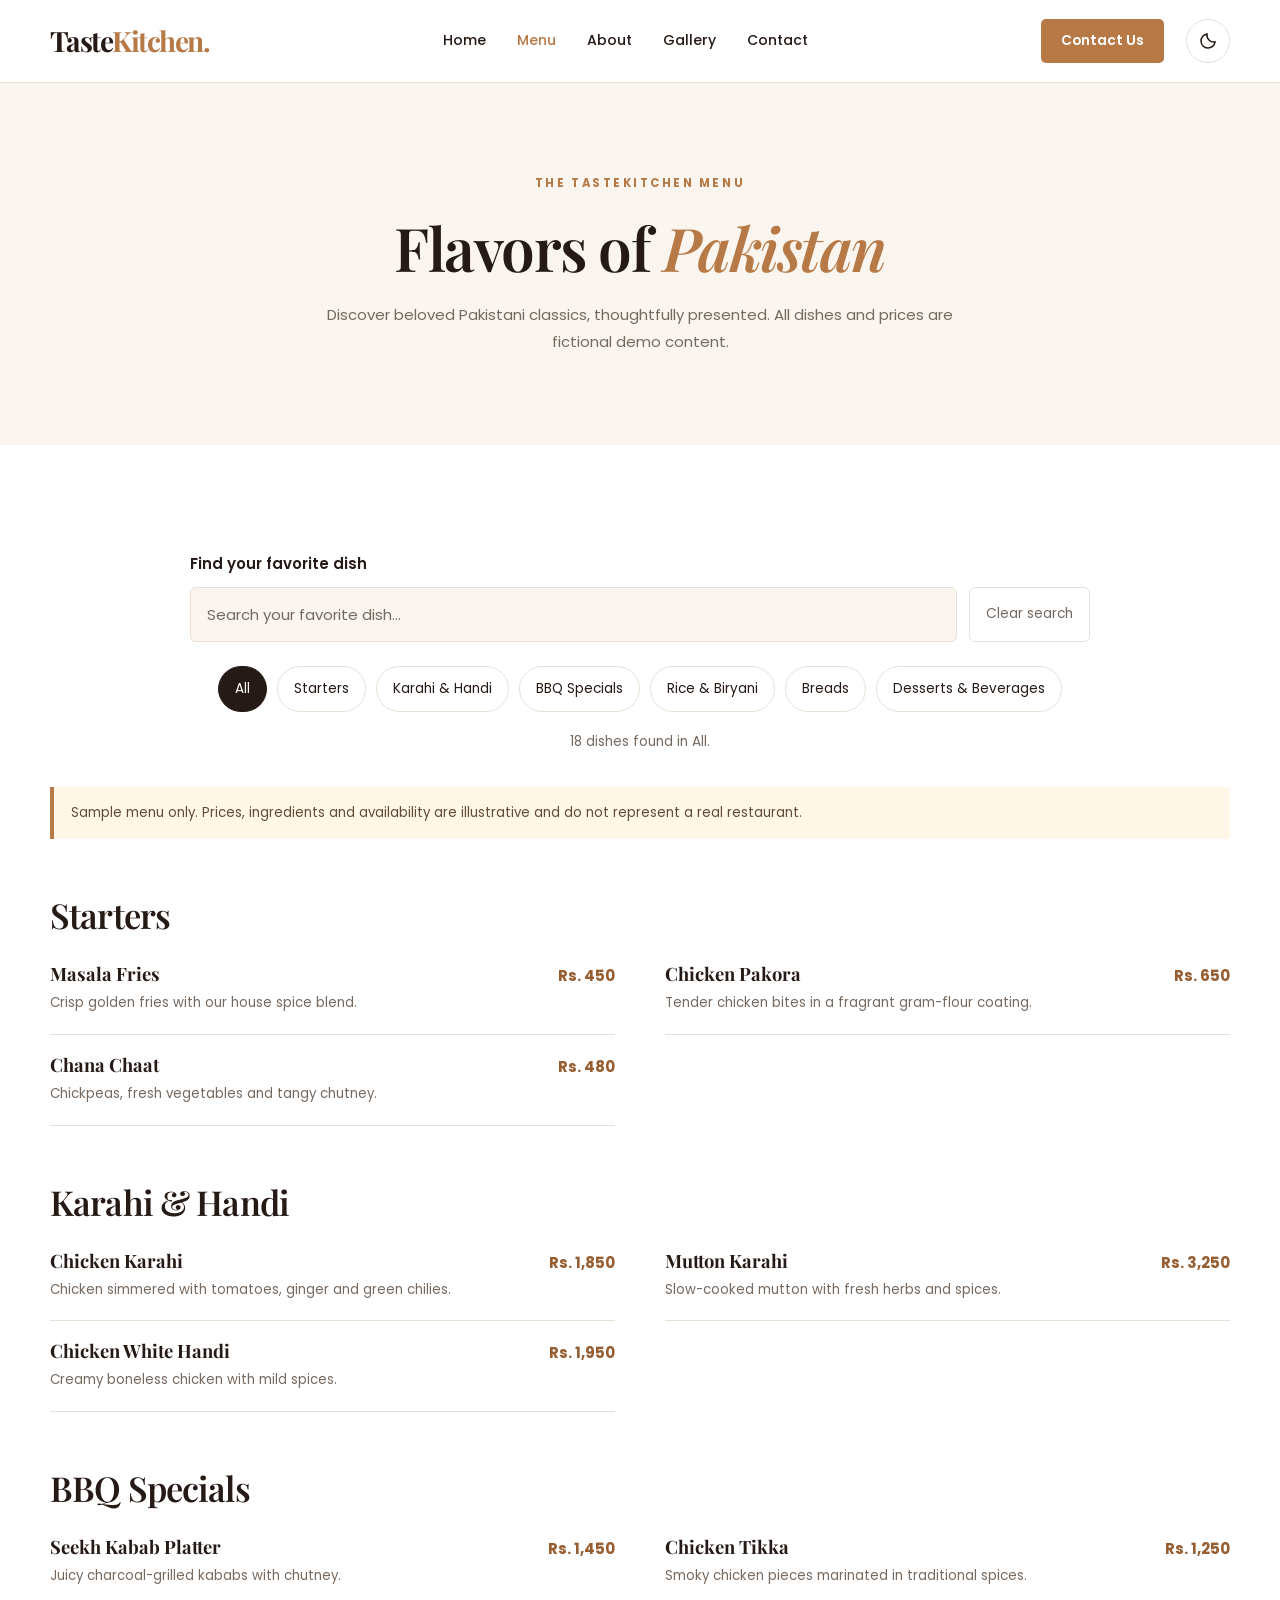
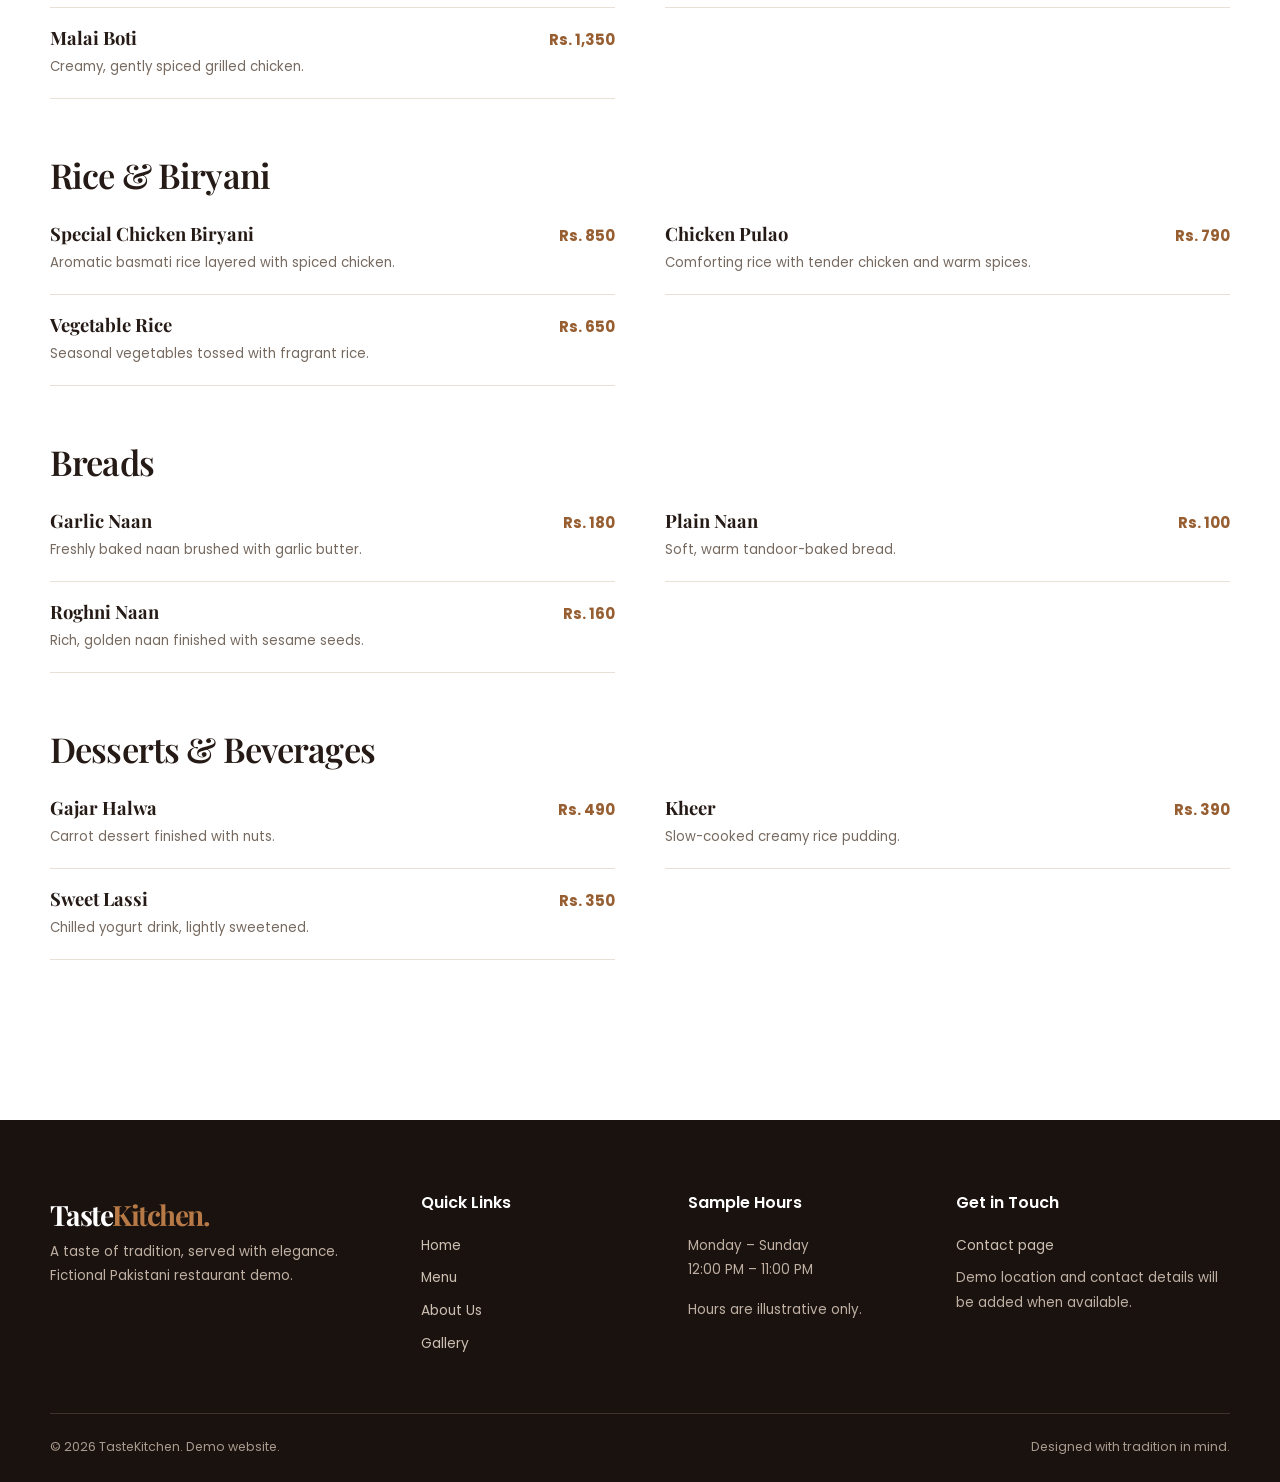
<file: menu.html>
<!DOCTYPE html>
<html lang="en">
  <head>
    <meta charset="UTF-8">
    <!-- Restore the saved theme before CSS paints the page to avoid a light flash. -->
    <script>
      try {
        if (localStorage.getItem('tastekitchen-theme') === 'dark') {
          document.documentElement.classList.add('dark-theme');
        }
      } catch (error) {
        // Keep the default light theme when browser storage is blocked.
      }
    </script>
    <meta name="viewport" content="width=device-width,initial-scale=1">
    <meta name="description" content="Explore the fictional Pakistani menu at TasteKitchen: karahi, BBQ, biryani, naan and desserts.">
    <meta property="og:title" content="Menu | TasteKitchen">
    <meta property="og:description" content="Explore the fictional Pakistani menu at TasteKitchen: karahi, BBQ, biryani, naan and desserts.">
    <meta property="og:type" content="website">
    <title>Menu | TasteKitchen</title>
    <link rel="preconnect" href="https://fonts.googleapis.com">
    <link rel="preconnect" href="https://fonts.gstatic.com" crossorigin>
    <link href="https://fonts.googleapis.com/css2?family=Playfair+Display:wght@500;600;700&family=Poppins:wght@400;500;600;700&display=swap" rel="stylesheet">
    <link rel="stylesheet" href="css/style.css">
    <!-- Defer waits until the HTML is ready before connecting interactive controls. -->
    <script src="js/main.js" defer></script>
  </head>
  <body><a class="skip-link" href="#main">Skip to content</a>
    <!-- Header: Shared branding, navigation and theme controls appear on every page. -->
    <header class="site-header">
      <div class="container nav-wrap">
        <a class="brand" href="index.html" aria-label="TasteKitchen home">Taste<span>Kitchen.</span></a>
        <nav class="desktop-nav" aria-label="Main navigation">
          <a href="index.html">Home</a>
          <a class="active" href="menu.html">Menu</a>
          <a href="about.html">About</a>
          <a href="gallery.html">Gallery</a>
          <a href="contact.html">Contact</a>
        </nav>
        <a class="btn btn-small nav-cta" href="contact.html">Contact Us</a>
        <!-- Theme button: JavaScript reveals this control when it is ready to work. -->
        <button class="theme-toggle" type="button" aria-label="Switch to dark mode" aria-pressed="false" hidden>
          <svg class="theme-icon-moon" viewBox="0 0 24 24" width="20" height="20" fill="none" stroke="currentColor" stroke-width="1.8" aria-hidden="true" focusable="false"><path d="M20.5 13.2A8.5 8.5 0 0 1 10.8 3.5a8.5 8.5 0 1 0 9.7 9.7Z"/></svg>
          <svg class="theme-icon-sun" viewBox="0 0 24 24" width="20" height="20" fill="none" stroke="currentColor" stroke-width="1.8" aria-hidden="true" focusable="false"><circle cx="12" cy="12" r="4"/><path d="M12 2v2m0 16v2M2 12h2m16 0h2M4.9 4.9l1.4 1.4m11.4 11.4 1.4 1.4M4.9 19.1l1.4-1.4M17.7 6.3l1.4-1.4"/></svg>
        </button>
        <!-- Mobile navigation: This native disclosure works without JavaScript. -->
        <details class="mobile-menu"><summary aria-label="Toggle navigation">Menu <span aria-hidden="true">☰</span></summary>
          <nav aria-label="Mobile navigation"><a href="index.html">Home</a><a href="menu.html">Menu</a><a href="about.html">About</a><a href="gallery.html">Gallery</a><a href="contact.html">Contact</a>
          </nav>
        </details>
      </div>
    </header>
    <!-- Main content: The skip link lets keyboard users jump directly here. -->
    <main id="main">
      <!-- Hero: Introduce this page with its main heading. -->
      <section class="page-hero">
        <div class="container">
          <p class="eyebrow">THE TASTEKITCHEN MENU</p>
          <h1>Flavors of <em>Pakistan</em></h1>
          <p>Discover beloved Pakistani classics, thoughtfully presented. All dishes and prices are fictional demo content.</p>
        </div>
      </section>
      <section class="section">
        <div class="container">
          <!-- Menu controls: Search and category buttons appear only after JavaScript setup. -->
          <div class="menu-controls" hidden>
            <label class="menu-search-label" for="menu-search">Find your favorite dish</label>
            <div class="menu-search-row">
              <input type="search" id="menu-search" placeholder="Search your favorite dish..." autocomplete="off">
              <button type="button" class="clear-search" disabled>Clear search</button>
            </div>
            <div class="menu-filters" role="group" aria-label="Filter dishes by category">
              <button type="button" data-category="all" aria-pressed="true">All</button>
              <button type="button" data-category="starters" aria-pressed="false">Starters</button>
              <button type="button" data-category="karahi-handi" aria-pressed="false">Karahi & Handi</button>
              <button type="button" data-category="bbq-specials" aria-pressed="false">BBQ Specials</button>
              <button type="button" data-category="rice-biryani" aria-pressed="false">Rice & Biryani</button>
              <button type="button" data-category="breads" aria-pressed="false">Breads</button>
              <button type="button" data-category="desserts-beverages" aria-pressed="false">Desserts & Beverages</button>
            </div>
            <!-- Results status: Announce filter changes to screen readers without moving focus. -->
            <p class="menu-status" role="status" aria-live="polite" aria-atomic="true"></p>
          </div>
          <!-- Category links: Keep the complete menu easy to navigate without JavaScript. -->
          <nav class="menu-nav" aria-label="Menu categories"><a href="#starters">Starters</a><a href="#karahi-handi">Karahi & Handi</a><a href="#bbq-specials">BBQ Specials</a><a href="#rice-biryani">Rice & Biryani</a><a href="#breads">Breads</a><a href="#desserts-beverages">Desserts & Beverages</a>
          </nav>
          <p class="notice">Sample menu only. Prices, ingredients and availability are illustrative and do not represent a real restaurant.</p>
          <!-- Empty state: Explain what to try when no dishes match. -->
          <div class="menu-empty" hidden>
            <h2>No dishes found</h2>
            <p>Try another search or choose a different category.</p>
          </div>
          <!-- Dish sections: Keep the original IDs, dish descriptions and prices. -->
          <section class="menu-category" id="starters" aria-labelledby="starters-heading">
            <h2 id="starters-heading">Starters</h2>
            <div class="menu-list">
              <article class="menu-item">
                <div>
                  <h3>Masala Fries</h3>
                  <p>Crisp golden fries with our house spice blend.</p>
                </div><strong>Rs. 450</strong>
              </article>
              <article class="menu-item">
                <div>
                  <h3>Chicken Pakora</h3>
                  <p>Tender chicken bites in a fragrant gram-flour coating.</p>
                </div><strong>Rs. 650</strong>
              </article>
              <article class="menu-item">
                <div>
                  <h3>Chana Chaat</h3>
                  <p>Chickpeas, fresh vegetables and tangy chutney.</p>
                </div><strong>Rs. 480</strong>
              </article>
            </div>
          </section>
          <section class="menu-category" id="karahi-handi" aria-labelledby="karahi-handi-heading">
            <h2 id="karahi-handi-heading">Karahi & Handi</h2>
            <div class="menu-list">
              <article class="menu-item">
                <div>
                  <h3>Chicken Karahi</h3>
                  <p>Chicken simmered with tomatoes, ginger and green chilies.</p>
                </div><strong>Rs. 1,850</strong>
              </article>
              <article class="menu-item">
                <div>
                  <h3>Mutton Karahi</h3>
                  <p>Slow-cooked mutton with fresh herbs and spices.</p>
                </div><strong>Rs. 3,250</strong>
              </article>
              <article class="menu-item">
                <div>
                  <h3>Chicken White Handi</h3>
                  <p>Creamy boneless chicken with mild spices.</p>
                </div><strong>Rs. 1,950</strong>
              </article>
            </div>
          </section>
          <section class="menu-category" id="bbq-specials" aria-labelledby="bbq-specials-heading">
            <h2 id="bbq-specials-heading">BBQ Specials</h2>
            <div class="menu-list">
              <article class="menu-item">
                <div>
                  <h3>Seekh Kabab Platter</h3>
                  <p>Juicy charcoal-grilled kababs with chutney.</p>
                </div><strong>Rs. 1,450</strong>
              </article>
              <article class="menu-item">
                <div>
                  <h3>Chicken Tikka</h3>
                  <p>Smoky chicken pieces marinated in traditional spices.</p>
                </div><strong>Rs. 1,250</strong>
              </article>
              <article class="menu-item">
                <div>
                  <h3>Malai Boti</h3>
                  <p>Creamy, gently spiced grilled chicken.</p>
                </div><strong>Rs. 1,350</strong>
              </article>
            </div>
          </section>
          <section class="menu-category" id="rice-biryani" aria-labelledby="rice-biryani-heading">
            <h2 id="rice-biryani-heading">Rice & Biryani</h2>
            <div class="menu-list">
              <article class="menu-item">
                <div>
                  <h3>Special Chicken Biryani</h3>
                  <p>Aromatic basmati rice layered with spiced chicken.</p>
                </div><strong>Rs. 850</strong>
              </article>
              <article class="menu-item">
                <div>
                  <h3>Chicken Pulao</h3>
                  <p>Comforting rice with tender chicken and warm spices.</p>
                </div><strong>Rs. 790</strong>
              </article>
              <article class="menu-item">
                <div>
                  <h3>Vegetable Rice</h3>
                  <p>Seasonal vegetables tossed with fragrant rice.</p>
                </div><strong>Rs. 650</strong>
              </article>
            </div>
          </section>
          <section class="menu-category" id="breads" aria-labelledby="breads-heading">
            <h2 id="breads-heading">Breads</h2>
            <div class="menu-list">
              <article class="menu-item">
                <div>
                  <h3>Garlic Naan</h3>
                  <p>Freshly baked naan brushed with garlic butter.</p>
                </div><strong>Rs. 180</strong>
              </article>
              <article class="menu-item">
                <div>
                  <h3>Plain Naan</h3>
                  <p>Soft, warm tandoor-baked bread.</p>
                </div><strong>Rs. 100</strong>
              </article>
              <article class="menu-item">
                <div>
                  <h3>Roghni Naan</h3>
                  <p>Rich, golden naan finished with sesame seeds.</p>
                </div><strong>Rs. 160</strong>
              </article>
            </div>
          </section>
          <section class="menu-category" id="desserts-beverages" aria-labelledby="desserts-beverages-heading">
            <h2 id="desserts-beverages-heading">Desserts & Beverages</h2>
            <div class="menu-list">
              <article class="menu-item">
                <div>
                  <h3>Gajar Halwa</h3>
                  <p>Carrot dessert finished with nuts.</p>
                </div><strong>Rs. 490</strong>
              </article>
              <article class="menu-item">
                <div>
                  <h3>Kheer</h3>
                  <p>Slow-cooked creamy rice pudding.</p>
                </div><strong>Rs. 390</strong>
              </article>
              <article class="menu-item">
                <div>
                  <h3>Sweet Lassi</h3>
                  <p>Chilled yogurt drink, lightly sweetened.</p>
                </div><strong>Rs. 350</strong>
              </article>
            </div>
          </section>
        </div>
      </section>
    </main>
    <!-- Footer: Shared page links and sample restaurant details. -->
    <footer class="site-footer">
      <div class="container">
        <div class="footer-grid">
          <div><a class="brand" href="index.html">Taste<span>Kitchen.</span></a>
            <p>A taste of tradition, served with elegance. Fictional Pakistani restaurant demo.</p>
          </div>
          <div>
            <h3>Quick Links</h3><a href="index.html">Home</a><a href="menu.html">Menu</a><a href="about.html">About Us</a><a href="gallery.html">Gallery</a>
          </div>
          <div>
            <h3>Sample Hours</h3>
            <p>Monday – Sunday<br>12:00 PM – 11:00 PM</p><small>Hours are illustrative only.</small>
          </div>
          <div>
            <h3>Get in Touch</h3><a href="contact.html">Contact page</a>
            <p>Demo location and contact details will be added when available.</p>
          </div>
        </div>
        <div class="footer-bottom"><span>© 2026 TasteKitchen. Demo website.</span><span>Designed with tradition in mind.</span>
        </div>
      </div>
    </footer>
  </body>
</html>
</file>
<file: css/style.css>
/* TasteKitchen — responsive restaurant demo */

/* Theme variables: Each name describes where its color is used. Light is the default.
   Keep the original white page and cream sections to preserve the existing design. */
:root {
  color-scheme: light;
  --bg: #ffffff;
  --section-bg: #faf6ef;
  --surface: #ffffff;
  --text: #251a15;
  --muted: #76695f;
  --accent: #b77946;
  --accent-strong: #975e31;
  --border: #e9e0d5;
  --header-bg: rgba(255, 255, 255, .97);
  --hero-end: #f2e7d8;
  --button-text: #ffffff;
  --selected-bg: #251a15;
  --selected-text: #ffffff;
  --banner-bg: #251a15;
  --banner-text: #ffffff;
  --banner-muted: #d5c7bb;
  --banner-accent: #e9bd91;
  --hours-text: #e7c9a6;
  --footer-bg: #1a120f;
  --footer-text: #e9dfd4;
  --footer-muted: #bfb0a3;
  --footer-link: #cdbfb2;
  --footer-bottom: #a99a8e;
  --footer-border: #40322b;
  --notice-bg: #fff8e9;
  --notice-text: #624a35;
  --input-border: #d9cdbf;
  --backdrop: rgba(37, 26, 21, .88);
  --shadow: 0 18px 44px rgba(37, 26, 21, .085);
  --card-shadow: 0 10px 28px rgba(37, 26, 21, .035);
  --radius: 16px;
  --max: 1180px;
}

/* Dark mode: Changing these values recolors the same layouts and components. */
:root.dark-theme {
  color-scheme: dark;
  --bg: #171310;
  --section-bg: #211a16;
  --surface: #2b211c;
  --text: #faf6ef;
  --muted: #c7b9ad;
  --accent: #d6a575;
  --accent-strong: #e6bb93;
  --border: #493a32;
  --header-bg: rgba(23, 19, 16, .97);
  --hero-end: #2b211c;
  --button-text: #171310;
  --selected-bg: #d6a575;
  --selected-text: #171310;
  --banner-bg: #211a16;
  --banner-text: #faf6ef;
  --banner-muted: #c7b9ad;
  --banner-accent: #d6a575;
  --hours-text: #d6a575;
  --footer-bg: #171310;
  --footer-text: #faf6ef;
  --footer-muted: #c7b9ad;
  --footer-link: #c7b9ad;
  --footer-bottom: #c7b9ad;
  --footer-border: #493a32;
  --notice-bg: #2b211c;
  --notice-text: #e6c8a8;
  --input-border: #493a32;
  --backdrop: rgba(0, 0, 0, .88);
  --shadow: 0 18px 44px rgba(0, 0, 0, .3);
  --card-shadow: 0 10px 28px rgba(0, 0, 0, .2);
}

/* Base styles: Set readable type, shared spacing and visible keyboard focus. */
*,*::before,*::after {
  box-sizing: border-box;
}
html {
  scroll-behavior: smooth;
}
body {
  margin: 0;
  color: var(--text);
  background: var(--bg);
  font: 400 15px/1.8 Poppins,system-ui,sans-serif;
  -webkit-font-smoothing: antialiased;
}
img {
  display: block;
  max-width: 100%;
  object-fit: cover;
}
a {
  color: inherit;
  text-decoration: none;
}
button,input,textarea {
  font: inherit;
}
h1,h2,h3,p {
  margin-top: 0;
}
h1,h2,h3 {
  line-height: 1.25;
}
h1,h2 {
  font-family: 'Playfair Display',Georgia,serif;
  font-weight: 600;
  letter-spacing: -.025em;
}
h1 {
  font-size: clamp(2.8rem,5vw,5.15rem);
}
h2 {
  font-size: clamp(2.15rem,3.5vw,3.5rem);
}
h3 {
  font-size: 1.15rem;
}
h1 em,h2 em {
  font-style: italic;
  color: var(--accent);
}
p {
  color: var(--muted);
}
.container {
  width: min(var(--max),calc(100% - 48px));
  margin-inline: auto;
}
.section {
  padding: 105px 0;
}
.section-cream {
  background: var(--section-bg);
}
.eyebrow {
  font-size: .72rem;
  font-weight: 700;
  letter-spacing: .22em;
  text-transform: uppercase;
  color: var(--accent);
  margin-bottom: 16px;
}
.section-header {
  text-align: center;
  max-width: 700px;
  margin: 0 auto 46px;
}
.section-header h2 {
  margin-bottom: 15px;
}
.section-header p:last-child {
  margin-bottom: 0;
}
.skip-link {
  position: absolute;
  left: 16px;
  top: -70px;
  z-index: 100;
  padding: 10px 16px;
  background: var(--accent);
  color: var(--button-text);
}
.skip-link:focus {
  top: 10px;
}
:focus-visible {
  outline: 3px solid var(--accent);
  outline-offset: 4px;
}

/* Header and navigation: Flex places the logo, links and controls in one row. */
.site-header {
  position: sticky;
  top: 0;
  z-index: 30;
  background: var(--header-bg);
  border-bottom: 1px solid var(--border);
  backdrop-filter: blur(12px);
}
.nav-wrap {
  display: flex;
  align-items: center;
  justify-content: space-between;
  min-height: 82px;
  gap: 22px;
}
.brand {
  font-family: 'Playfair Display',Georgia,serif;
  font-weight: 700;
  font-size: 1.75rem;
  letter-spacing: -.055em;
  white-space: nowrap;
}
.brand span {
  color: var(--accent);
}
.desktop-nav {
  display: flex;
  gap: 31px;
  align-items: center;
}
.desktop-nav a {
  font-size: .88rem;
  font-weight: 500;
  transition: color .2s;
}
.desktop-nav a:hover,.desktop-nav a.active {
  color: var(--accent);
}
.btn {
  display: inline-flex;
  align-items: center;
  justify-content: center;
  gap: 12px;
  background: var(--accent);
  color: var(--button-text);
  border: 2px solid var(--accent);
  padding: 13px 25px;
  border-radius: 5px;
  font-size: .86rem;
  font-weight: 600;
  line-height: 1.3;
  transition: background .2s,transform .2s,border-color .2s;
}
.btn:hover {
  background: var(--accent-strong);
  border-color: var(--accent-strong);
  transform: translateY(-2px);
}
.btn-outline {
  color: var(--text);
  border-color: var(--text);
  background: transparent;
}
.btn-outline:hover {
  color: var(--selected-text);
  background: var(--selected-bg);
  border-color: var(--selected-bg);
}
.btn-small {
  padding: 11px 18px;
}
.mobile-menu {
  display: none;
}
.mobile-menu summary {
  cursor: pointer;
  list-style: none;
  font-weight: 600;
}
.mobile-menu summary::-webkit-details-marker {
  display: none;
}
.mobile-menu nav {
  position: absolute;
  right: 24px;
  top: 100%;
  background: var(--surface);
  box-shadow: var(--shadow);
  border: 1px solid var(--border);
  border-radius: 10px;
  padding: 14px;
  min-width: 210px;
  display: grid;
  gap: 4px;
}
.mobile-menu nav a {
  padding: 8px 12px;
  border-radius: 5px;
}
.mobile-menu nav a:hover {
  background: var(--section-bg);
}

/* Home hero and story: Grid places text and photos side by side on wide screens. */
.hero {
  background: linear-gradient(110deg,var(--section-bg) 0%,var(--section-bg) 65%,var(--hero-end) 100%);
  overflow: hidden;
}
.hero-grid {
  display: grid;
  grid-template-columns: 1.04fr .96fr;
  gap: 6%;
  align-items: center;
  padding-top: 76px;
  padding-bottom: 76px;
  min-height: 640px;
}
.hero-copy h1 {
  margin-bottom: 24px;
}
.hero-copy>p:not(.eyebrow) {
  max-width: 540px;
}
.button-row {
  display: flex;
  flex-wrap: wrap;
  gap: 12px;
  margin-top: 30px;
}
.hero-note {
  margin-top: 27px;
  font-size: .76rem;
  letter-spacing: .015em;
}
.hero-visual {
  position: relative;
}
.hero-visual img {
  width: 100%;
  height: 505px;
  object-fit: cover;
  border-radius: 220px 220px 14px 14px;
  box-shadow: var(--shadow);
}
.hero-stamp {
  position: absolute;
  bottom: 35px;
  left: -35px;
  background: var(--banner-bg);
  color: var(--banner-text);
  text-align: center;
  padding: 20px 24px;
  border-radius: 50%;
  font-size: .75rem;
  line-height: 1.5;
  box-shadow: var(--shadow);
}
.hero-stamp strong {
  font-family: 'Playfair Display',Georgia,serif;
  font-size: 1.2rem;
  font-weight: 600;
  color: var(--banner-accent);
}
.split-grid {
  display: grid;
  grid-template-columns: 1fr 1fr;
  gap: 8%;
  align-items: center;
}
.split-grid h2 {
  margin-bottom: 22px;
}
.split-grid p {
  margin-bottom: 19px;
}
.photo-frame {
  position: relative;
}
.photo-frame:before {
  content: '';
  position: absolute;
  inset: 22px -18px -18px 22px;
  border: 2px solid var(--accent);
  border-radius: var(--radius);
  z-index: -1;
}
.photo-frame img {
  width: 100%;
  height: 420px;
  border-radius: var(--radius);
}
.text-link {
  display: inline-flex;
  gap: 9px;
  color: var(--accent-strong);
  font-weight: 700;
  border-bottom: 1px solid var(--accent);
  padding-bottom: 4px;
  margin-top: 8px;
}
.text-link:hover {
  color: var(--text);
}

/* Content cards: Shared grids keep food, features and reviews evenly spaced. */
.cards,.features,.reviews {
  display: grid;
  grid-template-columns: repeat(3,minmax(0,1fr));
  gap: 24px;
}
.dish-card {
  background: var(--surface);
  border: 1px solid var(--border);
  border-radius: var(--radius);
  overflow: hidden;
  box-shadow: var(--card-shadow);
  transition: transform .25s,box-shadow .25s;
}
.dish-card:hover {
  transform: translateY(-5px);
  box-shadow: var(--shadow);
}
.dish-card img {
  width: 100%;
  height: 240px;
}
.dish-content {
  padding: 23px;
}
.dish-top {
  display: flex;
  align-items: flex-start;
  justify-content: space-between;
  gap: 12px;
}
.dish-top h3 {
  font-family: 'Playfair Display',Georgia,serif;
  font-size: 1.26rem;
  margin-bottom: 12px;
}
.dish-top strong {
  font-size: .82rem;
  color: var(--accent-strong);
  white-space: nowrap;
}
.dish-content p {
  font-size: .88rem;
  margin-bottom: 0;
}
.center-cta {
  text-align: center;
  margin-top: 37px;
}
.features article {
  text-align: center;
  padding: 26px 18px;
}
.feature-icon {
  font-size: 2.2rem;
  color: var(--accent);
  line-height: 1;
  margin-bottom: 25px;
}
.features h3 {
  font-family: 'Playfair Display',Georgia,serif;
  font-size: 1.38rem;
  margin-bottom: 10px;
}
.features p {
  font-size: .88rem;
}
.gallery-grid {
  display: grid;
  grid-template-columns: repeat(4,minmax(0,1fr));
  gap: 16px;
}
.gallery-grid img {
  width: 100%;
  height: 280px;
  border-radius: 12px;
  transition: transform .25s;
}
.gallery-grid img:hover {
  transform: translateY(-4px);
}
.reviews blockquote {
  margin: 0;
  padding: 30px;
  border: 1px solid var(--border);
  background: var(--surface);
  border-radius: var(--radius);
}
.reviews .stars {
  color: var(--accent);
  letter-spacing: 3px;
  margin-bottom: 14px;
}
.reviews blockquote p {
  font-style: italic;
  color: var(--text);
  font-size: .92rem;
}
.reviews footer {
  font-weight: 600;
  font-size: .86rem;
}
.reviews footer small {
  color: var(--muted);
  font-weight: 400;
}

/* Visit banner and footer: Separate color variables keep these dark areas readable in both themes. */
.visit {
  background: var(--banner-bg);
  padding: 82px 0;
}
.visit-inner {
  display: flex;
  align-items: center;
  justify-content: space-between;
  gap: 30px;
}
.visit h2 {
  color: var(--banner-text);
  max-width: 750px;
  margin-bottom: 18px;
}
.visit p:not(.eyebrow) {
  color: var(--banner-muted);
}
.visit .hours-summary {
  font-size: .83rem;
  color: var(--hours-text)!important;
}
.site-footer {
  background: var(--footer-bg);
  color: var(--footer-text);
  padding: 70px 0 24px;
}
.site-footer .brand {
  color: var(--banner-text);
}
.footer-grid {
  display: grid;
  grid-template-columns: 1.45fr 1fr 1fr 1.2fr;
  gap: 40px;
}
.footer-grid h3 {
  font: 600 1rem Poppins,system-ui,sans-serif;
  color: var(--banner-text);
  margin-bottom: 19px;
}
.footer-grid p,.footer-grid small {
  color: var(--footer-muted);
  font-size: .84rem;
}
.footer-grid a:not(.brand) {
  display: block;
  font-size: .86rem;
  color: var(--footer-link);
  margin: 8px 0;
}
.footer-grid a:hover {
  color: var(--banner-accent);
}
.footer-bottom {
  border-top: 1px solid var(--footer-border);
  margin-top: 48px;
  padding-top: 22px;
  display: flex;
  justify-content: space-between;
  gap: 18px;
  color: var(--footer-bottom);
  font-size: .78rem;
}

/* Inner pages: Style the page heading, menu categories, gallery, story and contact form. */
.page-hero {
  background: var(--section-bg);
  padding: 90px 0;
  text-align: center;
}
.page-hero h1 {
  font-size: clamp(2.7rem,4.7vw,4.6rem);
  margin-bottom: 16px;
}
.page-hero p:last-child {
  max-width: 650px;
  margin: 0 auto;
}
.menu-nav {
  display: flex;
  flex-wrap: wrap;
  justify-content: center;
  gap: 12px;
  margin-bottom: 42px;
}
.menu-nav a {
  padding: 8px 15px;
  border: 1px solid var(--border);
  border-radius: 40px;
  font-size: .82rem;
}
.menu-nav a:hover {
  background: var(--selected-bg);
  color: var(--selected-text);
}
.menu-category {
  margin: 55px 0;
}
.menu-category h2 {
  font-size: 2.15rem;
  margin-bottom: 25px;
}
.menu-list {
  display: grid;
  grid-template-columns: repeat(2,minmax(0,1fr));
  gap: 18px 50px;
}
.menu-item {
  display: flex;
  justify-content: space-between;
  gap: 20px;
  padding-bottom: 19px;
  border-bottom: 1px solid var(--border);
}
.menu-item h3 {
  font-family: 'Playfair Display',Georgia,serif;
  margin: 0 0 6px;
}
.menu-item p {
  font-size: .83rem;
  margin: 0;
}
.menu-item strong {
  white-space: nowrap;
  color: var(--accent-strong);
}
.gallery-page-grid {
  display: grid;
  grid-template-columns: repeat(3,minmax(0,1fr));
  gap: 20px;
}
.gallery-page-grid figure {
  margin: 0;
}
.gallery-page-grid img {
  width: 100%;
  height: 275px;
  border-radius: 12px;
}
.gallery-page-grid figcaption {
  color: var(--muted);
  font-size: .82rem;
  margin-top: 10px;
}
.story-points {
  display: grid;
  grid-template-columns: repeat(3,minmax(0,1fr));
  gap: 25px;
}
.story-points article {
  background: var(--section-bg);
  padding: 30px;
  border-radius: var(--radius);
}
.story-points h3 {
  font-family: 'Playfair Display',Georgia,serif;
  font-size: 1.4rem;
}
.story-points p {
  margin: 0;
}
.contact-grid {
  display: grid;
  grid-template-columns: .85fr 1.15fr;
  gap: 9%;
}
.contact-details {
  background: var(--section-bg);
  border-radius: var(--radius);
  padding: 34px;
}
.contact-details h2,.contact-form h2 {
  font-size: 2.2rem;
}
.contact-details p {
  margin-bottom: 22px;
}
.contact-form label {
  display: block;
  font-weight: 600;
  font-size: .85rem;
  margin: 15px 0 6px;
}
.contact-form input,.contact-form textarea {
  width: 100%;
  padding: 12px 14px;
  border: 1px solid var(--input-border);
  border-radius: 6px;
  background: var(--surface);
  color: var(--text);
}
.contact-form textarea {
  min-height: 140px;
  resize: vertical;
}
/* Placeholder text uses the theme's muted color so dark fields stay readable. */
.contact-form input::placeholder,
.contact-form textarea::placeholder {
  color: var(--muted);
  opacity: 1;
}
.contact-form .btn {
  margin-top: 18px;
}
.notice {
  background: var(--notice-bg);
  border-left: 4px solid var(--accent);
  padding: 14px 17px;
  color: var(--notice-text);
  font-size: .83rem;
  margin-bottom: 22px;
}
.contact-form button:disabled {
  opacity: .7;
  cursor: not-allowed;
  transform: none;
}
.contact-form .muted-note {
  font-size: .8rem;
  margin-top: 12px;
}

/* Tablet layout: Reduce gaps and hide the extra header call to action. */
@media(max-width:1040px) {
  .desktop-nav {
    gap: 17px;
  }
  .nav-cta {
    display: none;
  }
  .hero-grid {
    gap: 4%;
  }
  .hero-visual img {
    height: 440px;
  }
  .cards,.features,.reviews {
    gap: 15px;
  }
  .dish-top {
    display: block;
  }
  .dish-top strong {
    display: block;
    margin-bottom: 9px;
  }
  .gallery-grid {
    grid-template-columns: repeat(2,1fr);
  }
  .gallery-grid img {
    height: 260px;
  }
  .footer-grid {
    gap: 24px;
  }
}

/* Mobile layout: Show the native menu and stack the main content grids. */
@media(max-width:760px) {
  .container {
    width: min(var(--max),calc(100% - 36px));
  }
  .section {
    padding: 72px 0;
  }
  .nav-wrap {
    min-height: 70px;
  }
  .desktop-nav {
    display: none;
  }
  .mobile-menu {
    display: block;
  }
  .hero-grid,.split-grid,.contact-grid {
    grid-template-columns: 1fr;
    gap: 45px;
  }
  .hero-grid {
    padding-top: 58px;
    padding-bottom: 70px;
    min-height: auto;
  }
  .hero-copy h1 {
    max-width: 600px;
  }
  .hero-visual {
    max-width: 560px;
    width: 100%;
    margin: 0 auto;
  }
  .hero-visual img {
    height: 370px;
    border-radius: 180px 180px 12px 12px;
  }
  .hero-stamp {
    left: 0;
    bottom: 18px;
  }
  .photo-frame img {
    height: 360px;
  }
  .cards,.reviews {
    grid-template-columns: 1fr;
  }
  .cards {
    max-width: 560px;
    margin-inline: auto;
  }
  .dish-top {
    display: flex;
  }
  .features {
    grid-template-columns: 1fr;
    gap: 5px;
  }
  .features article {
    padding: 14px 10px;
  }
  .gallery-page-grid,.story-points {
    grid-template-columns: repeat(2,1fr);
  }
  .visit-inner {
    align-items: flex-start;
    flex-direction: column;
  }
  .footer-grid {
    grid-template-columns: repeat(2,1fr);
  }
  .menu-list {
    grid-template-columns: 1fr;
  }
  .page-hero {
    padding: 65px 0;
  }
}

/* Small phones: Use single-column content and smaller spacing. */
@media(max-width:460px) {
  .container {
    width: calc(100% - 32px);
  }
  .brand {
    font-size: 1.48rem;
  }
  .hero-copy h1 {
    font-size: 2.7rem;
  }
  .hero-visual img {
    height: 295px;
  }
  .hero-stamp {
    font-size: .66rem;
    padding: 13px;
  }
  .button-row {
    flex-direction: column;
    align-items: stretch;
  }
  .button-row .btn {
    width: 100%;
  }
  .gallery-grid,.gallery-page-grid,.story-points {
    grid-template-columns: 1fr;
  }
  .gallery-grid img,.gallery-page-grid img {
    height: 245px;
  }
  .footer-grid {
    grid-template-columns: 1fr;
    gap: 18px;
  }
  .footer-bottom {
    flex-direction: column;
  }
  .dish-top {
    display: block;
  }
  .contact-details {
    padding: 24px;
  }
  .reviews blockquote {
    padding: 22px;
  }
}

/* Reduced motion: Respect visitors who prefer less movement. */
@media(prefers-reduced-motion:reduce) {
  *,*::before,*::after {
    scroll-behavior: auto!important;
    transition: none!important;
    animation: none!important;
  }
}

/* Progressive menu controls and native gallery dialog. */
[hidden] {
  display: none !important;
}
.menu-controls {
  max-width: 900px;
  margin: 0 auto 32px;
}
.menu-search-label {
  display: block;
  margin-bottom: 10px;
  font-weight: 600;
}
.menu-search-row {
  display: flex;
  gap: 12px;
}
.menu-search-row input {
  min-width: 0;
  flex: 1;
  padding: 13px 16px;
  color: var(--text);
  background: var(--section-bg);
  border: 1px solid var(--border);
  border-radius: 6px;
}
.menu-search-row input::placeholder {
  color: var(--muted);
  opacity: 1;
}
.clear-search, .menu-filters button, .gallery-lightbox button {
  min-height: 44px;
  padding: 10px 16px;
  border: 1px solid var(--border);
  border-radius: 6px;
  background: var(--surface);
  color: var(--text);
  cursor: pointer;
  font: inherit;
  font-size: .85rem;
  transition: background .2s, color .2s;
}
.clear-search:hover:enabled, .menu-filters button:hover, .gallery-lightbox button:hover {
  background: var(--section-bg);
  border-color: var(--accent);
}
.clear-search:disabled {
  color: var(--muted);
  cursor: default;
}
.menu-filters {
  display: flex;
  flex-wrap: wrap;
  justify-content: center;
  gap: 10px;
  margin-top: 24px;
}
.menu-filters button {
  border-radius: 30px;
}
.menu-filters button.is-active {
  background: var(--selected-bg);
  border-color: var(--selected-bg);
  color: var(--selected-text);
}
.menu-status {
  margin: 18px 0 0;
  font-size: .85rem;
  text-align: center;
}
.menu-empty {
  padding: 50px 24px;
  margin-top: 32px;
  text-align: center;
  background: var(--section-bg);
  border: 1px solid var(--border);
  border-radius: var(--radius);
}
.menu-empty h2 {
  font-size: 2rem;
  margin-bottom: 12px;
}
.menu-empty p {
  margin: 0;
}

/* Gallery lightbox: Real buttons open a contained image with its natural proportions. */
.gallery-trigger {
  display: block;
  width: 100%;
  padding: 0;
  border: 0;
  border-radius: 12px;
  background: transparent;
  cursor: zoom-in;
}
.lightbox-open, .lightbox-open body {
  overflow: hidden;
}
.gallery-lightbox {
  width: min(1000px, calc(100% - 32px));
  max-height: calc(100dvh - 32px);
  padding: 20px;
  color: var(--text);
  background: var(--section-bg);
  border: 1px solid var(--border);
  border-radius: var(--radius);
  box-shadow: var(--shadow);
  overscroll-behavior: contain;
}
.gallery-lightbox::backdrop {
  background: var(--backdrop);
}
.lightbox-toolbar, .lightbox-navigation {
  display: flex;
  align-items: center;
  justify-content: space-between;
  gap: 12px;
}
.lightbox-position {
  color: var(--muted);
  font-size: .85rem;
}
.lightbox-figure {
  margin: 16px 0;
}
.lightbox-image {
  width: auto;
  height: auto;
  max-width: 100%;
  max-height: calc(100dvh - 240px);
  object-fit: contain;
  margin-inline: auto;
  border-radius: 8px;
}
.lightbox-figure figcaption {
  margin-top: 12px;
  text-align: center;
  color: var(--muted);
}

/* Small-screen controls: Stack search controls and keep dialog buttons easy to reach. */
@media (max-width:460px) {
  .menu-search-row {
    flex-direction: column;
  }
  .clear-search {
    align-self: flex-start;
  }
  .menu-filters {
    justify-content: flex-start;
    gap: 8px;
  }
  .gallery-lightbox {
    padding: 14px;
  }
  .lightbox-position {
    font-size: .75rem;
  }
}
@media (prefers-reduced-motion:reduce) {
  .clear-search, .menu-filters button, .gallery-lightbox button {
    transition: none;
  }
}

/* Theme toggle: A fixed-size button stays visible beside the mobile menu.
   The icon describes the theme that clicking the button will select. */
.theme-toggle {
  display: inline-flex;
  align-items: center;
  justify-content: center;
  flex-shrink: 0;
  width: 44px;
  height: 44px;
  padding: 10px;
  border: 1px solid var(--border);
  border-radius: 50%;
  background: var(--surface);
  color: var(--text);
  cursor: pointer;
}
.theme-toggle:hover {
  border-color: var(--accent);
  background: var(--section-bg);
}
.theme-icon-sun,
.dark-theme .theme-icon-moon {
  display: none;
}
.dark-theme .theme-icon-sun {
  display: block;
}

/* Keep navigation links centered while the new control stays with the mobile menu. */
.desktop-nav {
  margin-inline: auto;
}
@media (max-width:760px) {
  .nav-wrap {
    gap: 12px;
  }
  .theme-toggle {
    margin-left: auto;
  }
}
</file>
